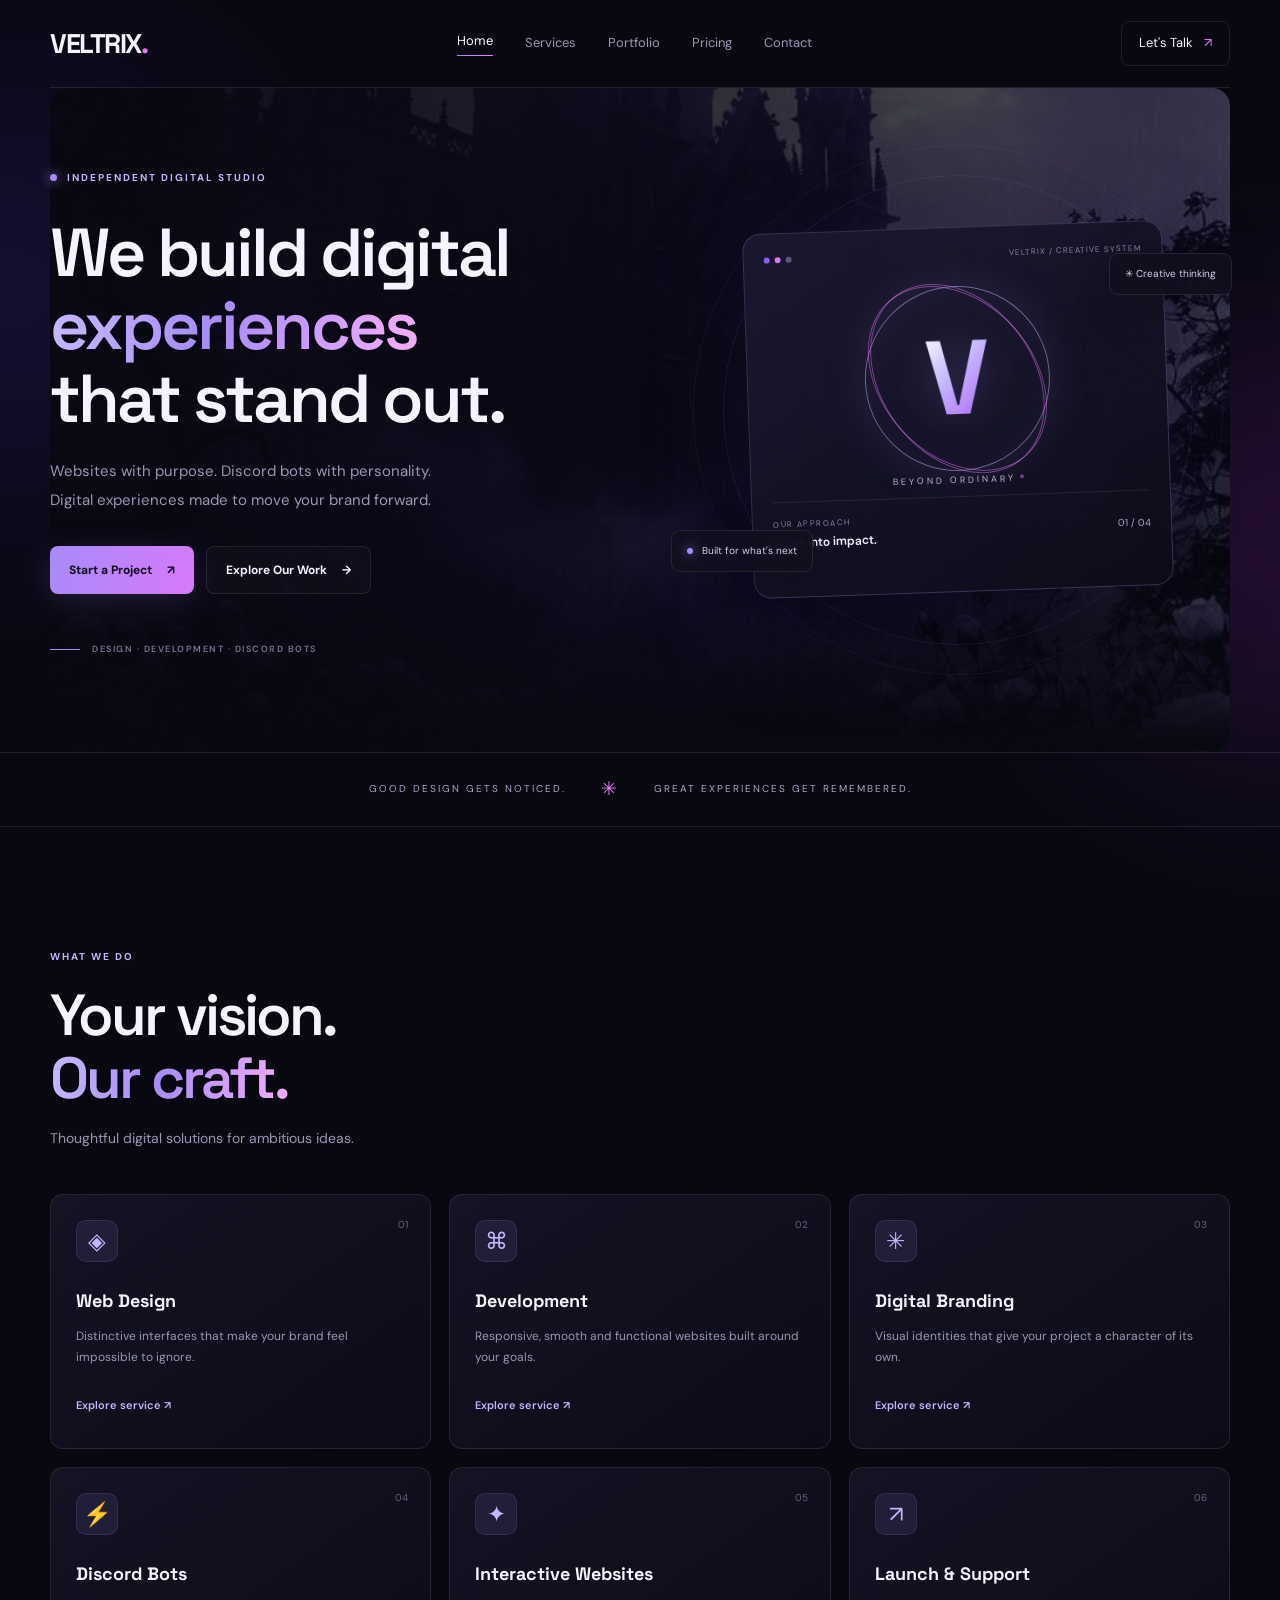
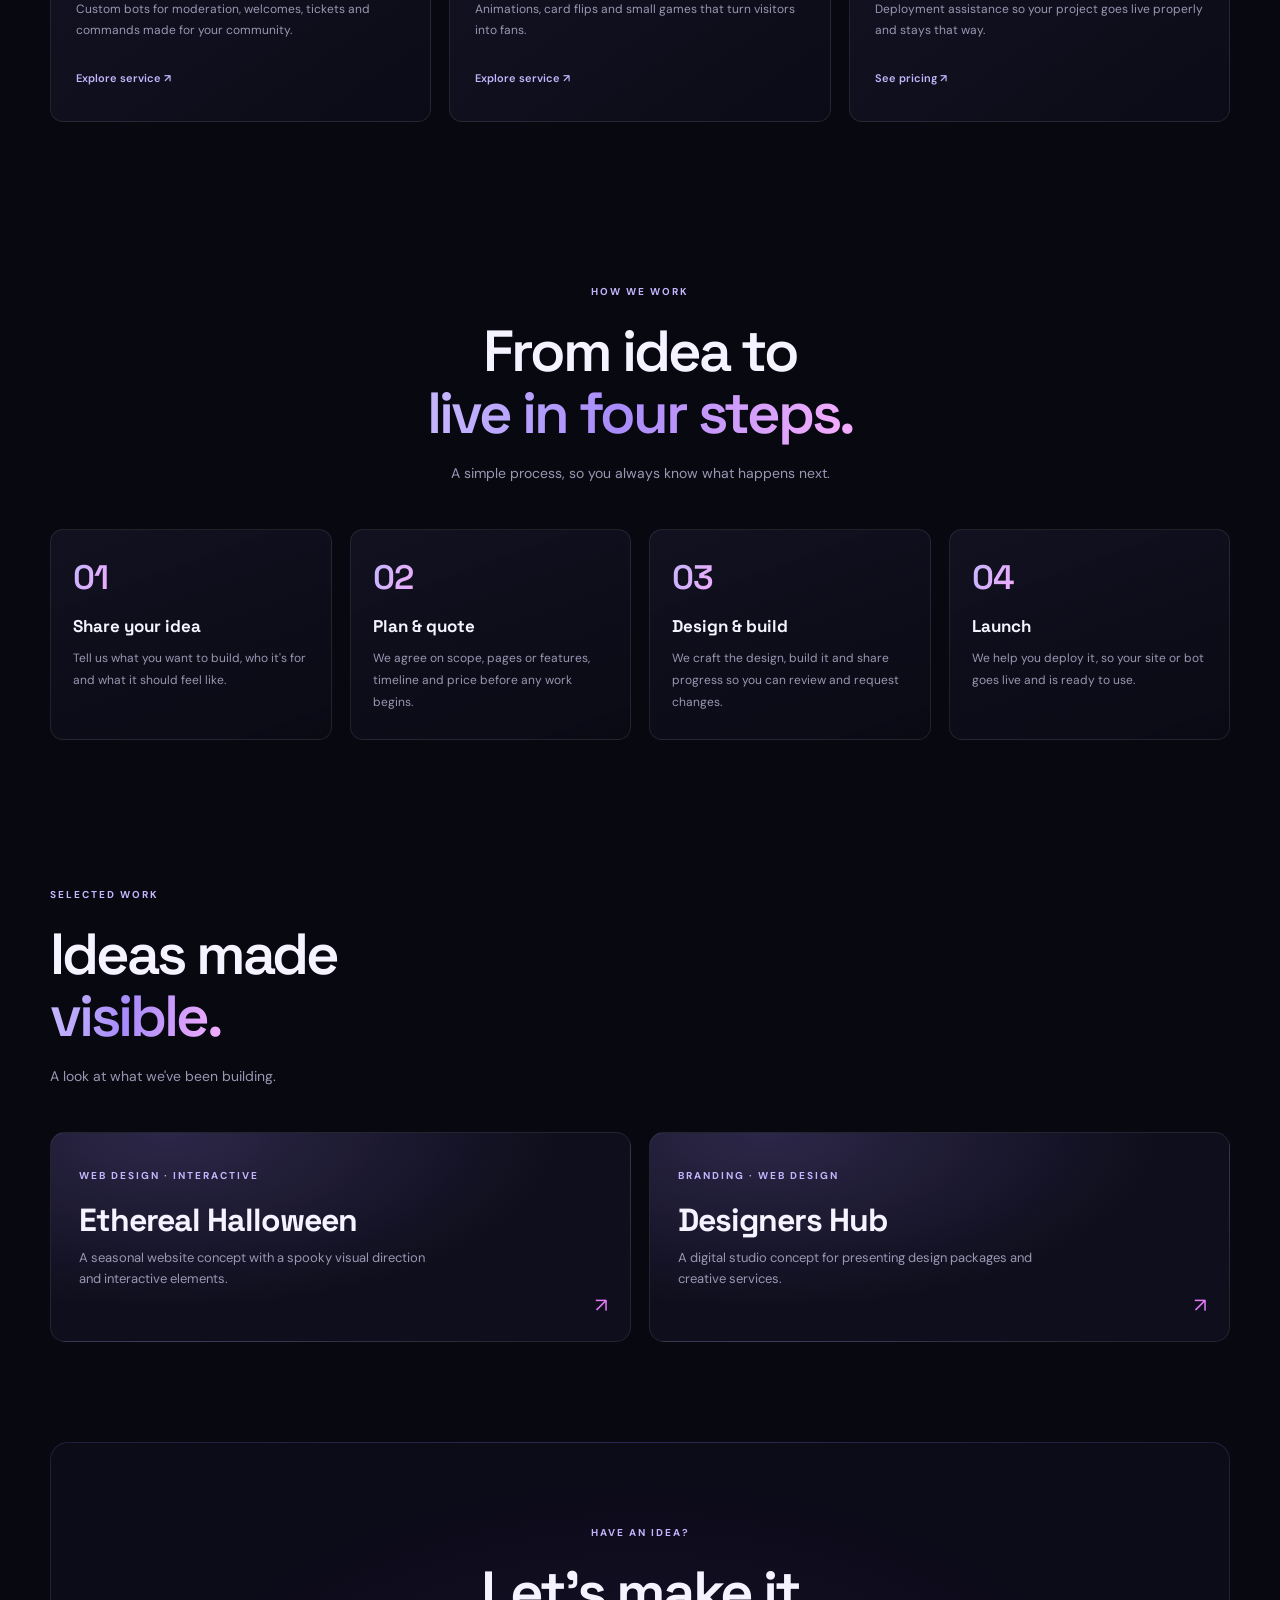
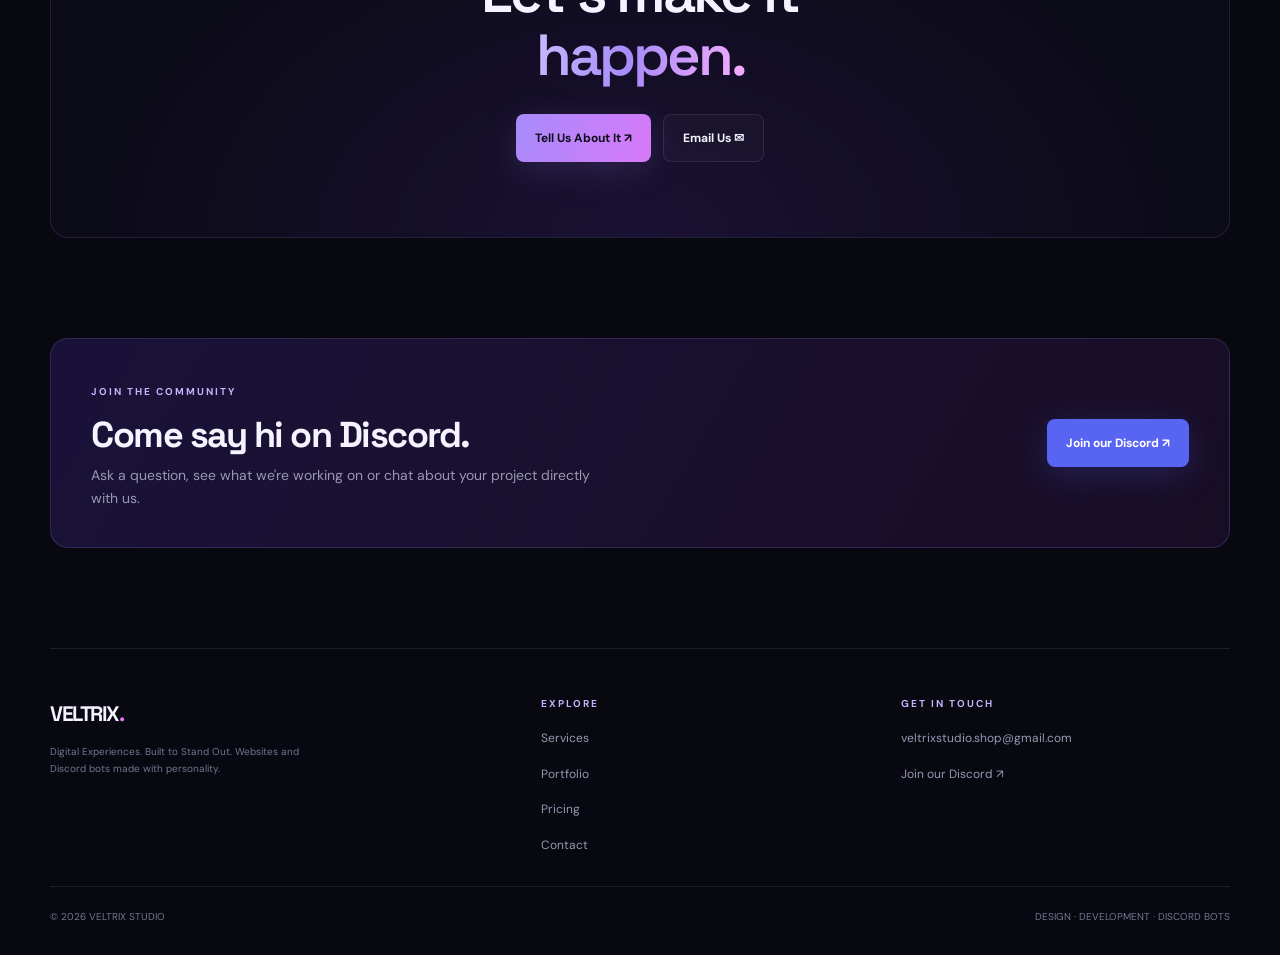
<file: index.html>
<!DOCTYPE html>
<html lang="en">
<head>
  <meta charset="UTF-8">
  <meta name="viewport" content="width=device-width, initial-scale=1.0">
  <meta name="theme-color" content="#080811">
  <meta name="description" content="VELTRIX Studio builds modern websites, Discord bots, digital experiences and branding that stand out.">
  <title>VELTRIX | Websites, Discord Bots &amp; Digital Experiences</title>
  <link rel="icon" href="data:image/svg+xml,%3Csvg xmlns='http://www.w3.org/2000/svg' viewBox='0 0 64 64'%3E%3Crect width='64' height='64' rx='14' fill='%23080811'/%3E%3Ctext x='32' y='46' font-family='Arial' font-weight='700' font-size='42' text-anchor='middle' fill='%23a78bfa'%3EV%3C/text%3E%3C/svg%3E">
  <meta property="og:title" content="VELTRIX Studio">
  <meta property="og:description" content="Websites with purpose, Discord bots with personality. Digital experiences built to stand out.">
  <meta property="og:type" content="website">
  <link rel="stylesheet" href="style.css">
  <link rel="stylesheet" href="responsive.css">
</head>
<body>

  <div class="ambient ambient-one"></div>
  <div class="ambient ambient-two"></div>

  <a class="skip-link" href="#main">Skip to content</a>
  <header class="navbar">
    <a class="logo" href="index.html">VELTRIX<span>.</span></a>

    <nav class="nav-links" id="site-nav" aria-label="Main">
      <a href="index.html">Home</a>
      <a href="services.html">Services</a>
      <a href="portfolio.html">Portfolio</a>
      <a href="pricing.html">Pricing</a>
      <a href="contact.html">Contact</a>
    </nav>

    <a class="nav-cta" href="contact.html">Let's Talk <span>↗</span></a>
    <button class="menu-toggle" type="button" aria-label="Toggle menu" aria-expanded="false" aria-controls="site-nav"><span></span></button>
  </header>

  <main id="main">
    <section class="hero" id="home">
      <div class="hero-content">
        <div class="eyebrow">
          <span class="status-dot"></span>
          INDEPENDENT DIGITAL STUDIO
        </div>

        <h1>We build digital<br>
          <span class="gradient-text">experiences</span><br>
          that stand out.
        </h1>

        <p class="hero-description">
          Websites with purpose. Discord bots with personality.
          Digital experiences made to move your brand forward.
        </p>

        <div class="hero-actions">
          <a class="button button-primary" href="contact.html">
            Start a Project <span>↗</span>
          </a>
          <a class="button button-secondary" href="portfolio.html">
            Explore Our Work <span>→</span>
          </a>
        </div>

        <div class="hero-note">
          <span class="note-line"></span>
          DESIGN · DEVELOPMENT · DISCORD BOTS
        </div>
      </div>

      <div class="visual-wrap">
        <div class="orbit orbit-one"></div>
        <div class="orbit orbit-two"></div>

        <div class="visual-card">
          <div class="card-top">
            <div class="window-dots"><i></i><i></i><i></i></div>
            <span>VELTRIX / CREATIVE SYSTEM</span>
          </div>

          <div class="visual-art">
            <div class="art-ring"></div>
            <div class="art-core">V</div>
            <div class="art-caption">BEYOND ORDINARY<span>®</span></div>
          </div>

          <div class="card-bottom">
            <div>
              <span class="mini-label">OUR APPROACH</span>
              <strong>Ideas into impact.</strong>
            </div>
            <span class="card-index">01 / 04</span>
          </div>
        </div>

        <div class="floating-tag tag-top">✳ Creative thinking</div>
        <div class="floating-tag tag-bottom"><span class="status-dot"></span> Built for what's next</div>
      </div>
    </section>

    <section class="intro-strip">
      <span>GOOD DESIGN GETS NOTICED.</span>
      <span class="strip-symbol">✳</span>
      <span>GREAT EXPERIENCES GET REMEMBERED.</span>
    </section>

    <section class="services-preview" id="services">
      <div class="section-heading">
        <span class="eyebrow">WHAT WE DO</span>
        <h2>Your vision.<br><span class="gradient-text">Our craft.</span></h2>
        <p>Thoughtful digital solutions for ambitious ideas.</p>
      </div>

            <div class="service-grid">
        <article class="service-card">
          <span class="service-number">01</span>
          <div class="service-icon">◈</div>
          <h3>Web Design</h3>
          <p>Distinctive interfaces that make your brand feel impossible to ignore.</p>
          <a href="services.html">Explore service ↗</a>
        </article>

        <article class="service-card">
          <span class="service-number">02</span>
          <div class="service-icon">⌘</div>
          <h3>Development</h3>
          <p>Responsive, smooth and functional websites built around your goals.</p>
          <a href="services.html">Explore service ↗</a>
        </article>

        <article class="service-card">
          <span class="service-number">03</span>
          <div class="service-icon">✳</div>
          <h3>Digital Branding</h3>
          <p>Visual identities that give your project a character of its own.</p>
          <a href="services.html">Explore service ↗</a>
        </article>

        <article class="service-card">
          <span class="service-number">04</span>
          <div class="service-icon">⚡</div>
          <h3>Discord Bots</h3>
          <p>Custom bots for moderation, welcomes, tickets and commands made for your community.</p>
          <a href="services.html">Explore service ↗</a>
        </article>

        <article class="service-card">
          <span class="service-number">05</span>
          <div class="service-icon">✦</div>
          <h3>Interactive Websites</h3>
          <p>Animations, card flips and small games that turn visitors into fans.</p>
          <a href="services.html">Explore service ↗</a>
        </article>

        <article class="service-card">
          <span class="service-number">06</span>
          <div class="service-icon">↗</div>
          <h3>Launch &amp; Support</h3>
          <p>Deployment assistance so your project goes live properly and stays that way.</p>
          <a href="pricing.html">See pricing ↗</a>
        </article>
      </div>
    </section>


    <section class="section" id="process">
      <div class="section-heading center">
        <span class="eyebrow">HOW WE WORK</span>
        <h2>From idea to<br><span class="gradient-text">live in four steps.</span></h2>
        <p>A simple process, so you always know what happens next.</p>
      </div>

      <div class="process-grid">
        <article class="step-card">
          <h3>Share your idea</h3>
          <p>Tell us what you want to build, who it's for and what it should feel like.</p>
        </article>
        <article class="step-card">
          <h3>Plan &amp; quote</h3>
          <p>We agree on scope, pages or features, timeline and price before any work begins.</p>
        </article>
        <article class="step-card">
          <h3>Design &amp; build</h3>
          <p>We craft the design, build it and share progress so you can review and request changes.</p>
        </article>
        <article class="step-card">
          <h3>Launch</h3>
          <p>We help you deploy it, so your site or bot goes live and is ready to use.</p>
        </article>
      </div>
    </section>

    <section class="section" id="work">
      <div class="section-heading">
        <span class="eyebrow">SELECTED WORK</span>
        <h2>Ideas made<br><span class="gradient-text">visible.</span></h2>
        <p>A look at what we've been building.</p>
      </div>

      <div class="work-grid">
        <a class="work-card" href="https://etherealhalloween.vercel.app" target="_blank" rel="noopener noreferrer">
          <small>WEB DESIGN · INTERACTIVE</small>
          <h3>Ethereal Halloween</h3>
          <p>A seasonal website concept with a spooky visual direction and interactive elements.</p>
          <span class="arrow">↗</span>
        </a>
        <a class="work-card" href="https://designers-hub-eight.vercel.app/#home" target="_blank" rel="noopener noreferrer">
          <small>BRANDING · WEB DESIGN</small>
          <h3>Designers Hub</h3>
          <p>A digital studio concept for presenting design packages and creative services.</p>
          <span class="arrow">↗</span>
        </a>
      </div>
    </section>

    <section class="closing-cta">
      <span class="eyebrow">HAVE AN IDEA?</span>
      <h2>Let's make it<br><span class="gradient-text">happen.</span></h2>
      <div class="cta-row">
        <a class="button button-primary" href="contact.html">Tell Us About It ↗</a>
        <a class="button button-secondary" href="mailto:veltrixstudio.shop@gmail.com">Email Us ✉</a>
      </div>
    </section>

    <section class="discord-band">
      <div>
        <span class="eyebrow">JOIN THE COMMUNITY</span>
        <h2>Come say hi on Discord.</h2>
        <p>Ask a question, see what we're working on or chat about your project directly with us.</p>
      </div>
      <a class="button button-discord" href="https://discord.gg/dnRvZYZ9rr" target="_blank" rel="noopener noreferrer">Join our Discord ↗</a>
    </section>
  </main>

  <footer class="footer">
    <div class="f-brand">
      <a class="logo" href="index.html">VELTRIX<span>.</span></a>
      <p>Digital Experiences. Built to Stand Out. Websites and Discord bots made with personality.</p>
    </div>
    <div>
      <h4>EXPLORE</h4>
      <ul>
        <li><a href="services.html">Services</a></li>
        <li><a href="portfolio.html">Portfolio</a></li>
        <li><a href="pricing.html">Pricing</a></li>
        <li><a href="contact.html">Contact</a></li>
      </ul>
    </div>
    <div>
      <h4>GET IN TOUCH</h4>
      <ul>
        <li><a href="mailto:veltrixstudio.shop@gmail.com">veltrixstudio.shop@gmail.com</a></li>
        <li><a href="https://discord.gg/dnRvZYZ9rr" target="_blank" rel="noopener noreferrer">Join our Discord ↗</a></li>
      </ul>
    </div>
    <div class="f-bottom">
      <span>© <span data-year>2026</span> VELTRIX STUDIO</span>
      <span>DESIGN · DEVELOPMENT · DISCORD BOTS</span>
    </div>
  </footer>

  <script src="script.js"></script>
  <script src="./promo.js"></script>
</body>
</html>
</file>
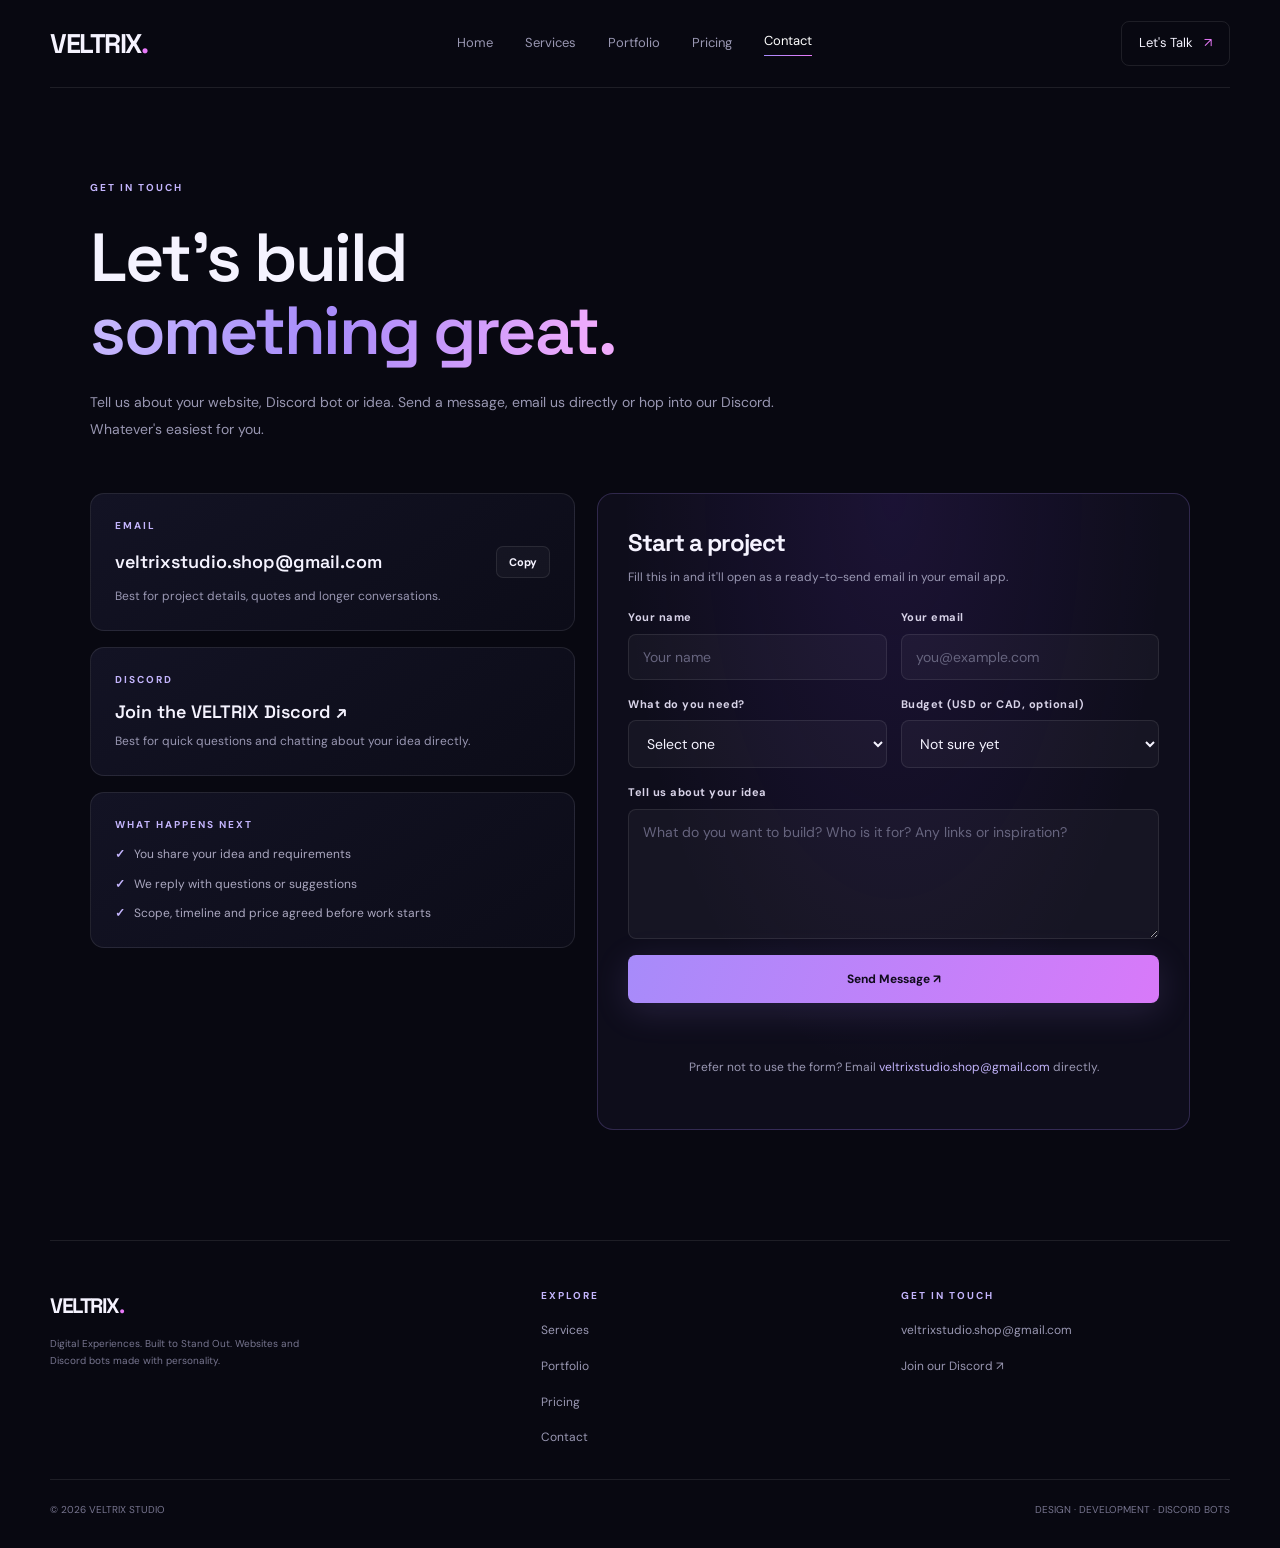
<file: contact.html>
<!DOCTYPE html>
<html lang="en">
<head>
  <meta charset="UTF-8">
  <meta name="viewport" content="width=device-width, initial-scale=1.0">
  <meta name="theme-color" content="#080811">
  <title>Contact | VELTRIX</title>
  <link rel="icon" href="data:image/svg+xml,%3Csvg xmlns='http://www.w3.org/2000/svg' viewBox='0 0 64 64'%3E%3Crect width='64' height='64' rx='14' fill='%23080811'/%3E%3Ctext x='32' y='46' font-family='Arial' font-weight='700' font-size='42' text-anchor='middle' fill='%23a78bfa'%3EV%3C/text%3E%3C/svg%3E">
  <meta name="description" content="Contact VELTRIX Studio for websites, Discord bots and digital branding. Email or join our Discord.">
  <link rel="stylesheet" href="style.css">
  <link rel="stylesheet" href="responsive.css">
</head>

<body>
  <a class="skip-link" href="#main">Skip to content</a>
  <header class="navbar">
    <a class="logo" href="index.html">VELTRIX<span>.</span></a>

    <nav class="nav-links" id="site-nav" aria-label="Main">
      <a href="index.html">Home</a>
      <a href="services.html">Services</a>
      <a href="portfolio.html">Portfolio</a>
      <a href="pricing.html">Pricing</a>
      <a href="contact.html">Contact</a>
    </nav>

    <a class="nav-cta" href="contact.html">Let's Talk <span>↗</span></a>
    <button class="menu-toggle" type="button" aria-label="Toggle menu" aria-expanded="false" aria-controls="site-nav"><span></span></button>
  </header>

  <main id="main" class="contact-page">
    <section class="contact-hero">
      <span class="eyebrow">GET IN TOUCH</span>
      <h1>Let's build<br><span class="gradient-text">something great.</span></h1>
      <p>Tell us about your website, Discord bot or idea. Send a message, email us directly or hop into our Discord. Whatever's easiest for you.</p>
    </section>

    <div class="contact-layout">
      <aside class="contact-side">
        <a class="contact-card" href="mailto:veltrixstudio.shop@gmail.com">
          <span class="label">EMAIL</span>
          <div class="row">
            <strong>veltrixstudio.shop@gmail.com</strong>
            <button class="copy-btn" type="button" data-copy-email>Copy</button>
          </div>
          <p>Best for project details, quotes and longer conversations.</p>
        </a>

        <a class="contact-card" href="https://discord.gg/dnRvZYZ9rr" target="_blank" rel="noopener noreferrer">
          <span class="label">DISCORD</span>
          <strong>Join the VELTRIX Discord ↗</strong>
          <p>Best for quick questions and chatting about your idea directly.</p>
        </a>

        <div class="contact-card">
          <span class="label">WHAT HAPPENS NEXT</span>
          <ul class="contact-points">
            <li>You share your idea and requirements</li>
            <li>We reply with questions or suggestions</li>
            <li>Scope, timeline and price agreed before work starts</li>
          </ul>
        </div>
      </aside>

      <form class="contact-form" id="contact-form" novalidate>
        <h2>Start a project</h2>
        <p>Fill this in and it'll open as a ready-to-send email in your email app.</p>

        <div class="field-row">
          <div class="field">
            <label for="name">Your name</label>
            <input id="name" name="name" type="text" placeholder="Your name" autocomplete="name" required>
          </div>
          <div class="field">
            <label for="email">Your email</label>
            <input id="email" name="email" type="email" placeholder="you@example.com" autocomplete="email" required>
          </div>
        </div>

        <div class="field-row">
          <div class="field">
            <label for="type">What do you need?</label>
            <select id="type" name="type">
              <option value="">Select one</option>
              <option>Website</option>
              <option>Discord bot</option>
              <option>Website + Discord bot</option>
              <option>Branding / design</option>
              <option>Something else</option>
            </select>
          </div>
          <div class="field">
            <label for="budget">Budget (USD or CAD, optional)</label>
            <select id="budget" name="budget">
              <option value="">Not sure yet</option>
              <option>Under $500</option>
              <option>$500 – $1,000</option>
              <option>$1,000 – $1,500</option>
              <option>$1,500+</option>
            </select>
          </div>
        </div>

        <div class="field">
          <label for="message">Tell us about your idea</label>
          <textarea id="message" name="message" placeholder="What do you want to build? Who is it for? Any links or inspiration?" required></textarea>
        </div>

        <button class="button button-primary" type="submit">Send Message ↗</button>
        <p class="form-status" role="status" aria-live="polite"></p>
        <p class="form-hint">Prefer not to use the form? Email <a href="mailto:veltrixstudio.shop@gmail.com" style="color:#c4b5fd">veltrixstudio.shop@gmail.com</a> directly.</p>
      </form>
    </div>
  </main>

  <footer class="footer">
    <div class="f-brand">
      <a class="logo" href="index.html">VELTRIX<span>.</span></a>
      <p>Digital Experiences. Built to Stand Out. Websites and Discord bots made with personality.</p>
    </div>
    <div>
      <h4>EXPLORE</h4>
      <ul>
        <li><a href="services.html">Services</a></li>
        <li><a href="portfolio.html">Portfolio</a></li>
        <li><a href="pricing.html">Pricing</a></li>
        <li><a href="contact.html">Contact</a></li>
      </ul>
    </div>
    <div>
      <h4>GET IN TOUCH</h4>
      <ul>
        <li><a href="mailto:veltrixstudio.shop@gmail.com">veltrixstudio.shop@gmail.com</a></li>
        <li><a href="https://discord.gg/dnRvZYZ9rr" target="_blank" rel="noopener noreferrer">Join our Discord ↗</a></li>
      </ul>
    </div>
    <div class="f-bottom">
      <span>© <span data-year>2026</span> VELTRIX STUDIO</span>
      <span>DESIGN · DEVELOPMENT · DISCORD BOTS</span>
    </div>
  </footer>

  <script src="./script.js"></script>
  <script src="./promo.js"></script>
</body>
</html>
</file>
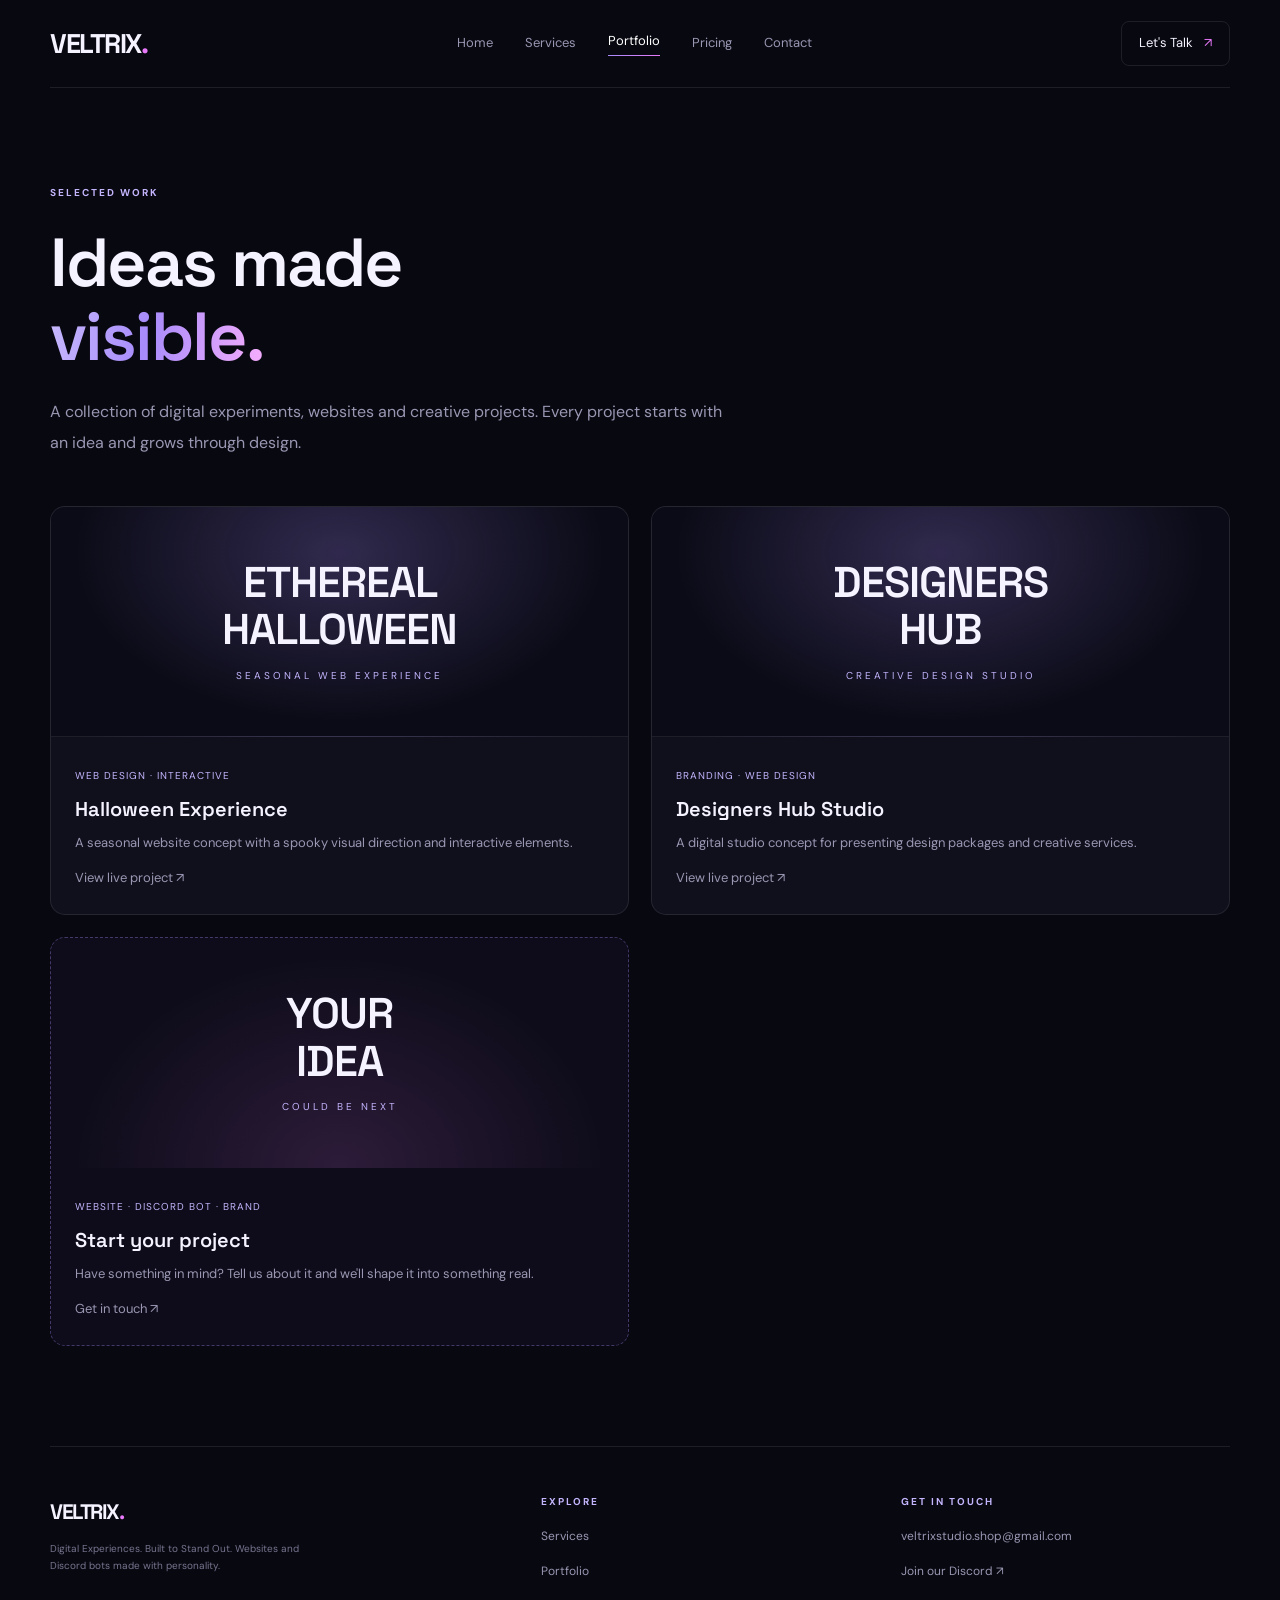
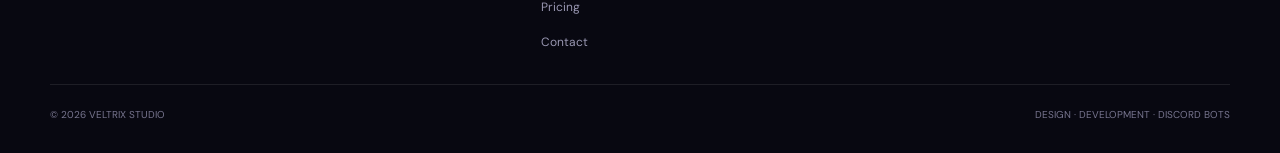
<file: portfolio.html>
<!DOCTYPE html>
<html lang="en">
<head>
  <meta charset="UTF-8">
  <meta name="viewport" content="width=device-width, initial-scale=1.0">
  <meta name="theme-color" content="#080811">
  <meta name="description" content="Explore websites and digital design projects by VELTRIX Studio.">
  <title>Portfolio | VELTRIX</title>
  <link rel="icon" href="data:image/svg+xml,%3Csvg xmlns='http://www.w3.org/2000/svg' viewBox='0 0 64 64'%3E%3Crect width='64' height='64' rx='14' fill='%23080811'/%3E%3Ctext x='32' y='46' font-family='Arial' font-weight='700' font-size='42' text-anchor='middle' fill='%23a78bfa'%3EV%3C/text%3E%3C/svg%3E">
  <link rel="stylesheet" href="style.css">
  <link rel="stylesheet" href="responsive.css">
  <style>
    .portfolio-page {
      width: min(1180px, calc(100% - 36px));
      margin: auto;
      padding: 90px 0;
    }

    .portfolio-intro {
      max-width: 680px;
      margin-bottom: 48px;
    }

    .portfolio-intro h1 {
      font: 600 clamp(42px, 8vw, 68px)/1.1 'Space Grotesk', sans-serif;
      letter-spacing: -2px;
      margin: 22px 0;
    }

    .portfolio-intro p {
      color: #9997b2;
      line-height: 1.9;
    }

    .project-grid {
      display: grid;
      grid-template-columns: repeat(2, minmax(0, 1fr));
      gap: 22px;
    }

    .project-card {
      overflow: hidden;
      border: 1px solid rgba(255,255,255,.09);
      background: #10101d;
      border-radius: 15px;
      transition: transform .3s, border-color .3s;
    }

    .project-card:hover {
      transform: translateY(-5px);
      border-color: rgba(167,139,250,.5);
    }

    .project-art {
      min-height: 230px;
      padding: 24px;
      display: flex;
      align-items: center;
      justify-content: center;
      text-align: center;
      background:
        radial-gradient(ellipse at 50% 20%, rgba(167,139,250,.24), transparent 65%),
        #0b0b17;
      border-bottom: 1px solid rgba(255,255,255,.08);
    }

    .project-art h2 {
      font: 600 clamp(27px, 5vw, 43px)/1.1 'Space Grotesk', sans-serif;
      letter-spacing: -1px;
    }

    .project-art span {
      display: block;
      color: #c4b5fd;
      font-size: 10px;
      letter-spacing: 3px;
      margin-top: 14px;
    }

    .project-info {
      padding: 24px;
    }

    .project-info h3 {
      font: 600 20px 'Space Grotesk', sans-serif;
      margin-bottom: 9px;
    }

    .project-info p {
      color: #9997b2;
      font-size: 13px;
      line-height: 1.8;
    }

    .project-tag {
      display: inline-block;
      color: #c4b5fd;
      font-size: 10px;
      letter-spacing: 1px;
      margin-bottom: 12px;
    }

    .portfolio-note {
      margin-top: 30px;
      padding: 18px;
      border: 1px solid rgba(167,139,250,.18);
      border-radius: 10px;
      color: #9997b2;
      font-size: 12px;
      line-height: 1.8;
    }

    @media (max-width: 600px) {
      .portfolio-page { padding: 60px 0; }
      .project-grid { grid-template-columns: 1fr; }
      .project-art { min-height: 200px; }
    }
  </style>
</head>
<body>
  <a class="skip-link" href="#main">Skip to content</a>
  <header class="navbar">
    <a class="logo" href="index.html">VELTRIX<span>.</span></a>

    <nav class="nav-links" id="site-nav" aria-label="Main">
      <a href="index.html">Home</a>
      <a href="services.html">Services</a>
      <a href="portfolio.html">Portfolio</a>
      <a href="pricing.html">Pricing</a>
      <a href="contact.html">Contact</a>
    </nav>

    <a class="nav-cta" href="contact.html">Let's Talk <span>↗</span></a>
    <button class="menu-toggle" type="button" aria-label="Toggle menu" aria-expanded="false" aria-controls="site-nav"><span></span></button>
  </header>

  <main id="main" class="portfolio-page">
    <div class="portfolio-intro">
      <span class="eyebrow">SELECTED WORK</span>
      <h1>Ideas made<br><span class="gradient-text">visible.</span></h1>
      <p>A collection of digital experiments, websites and creative projects. Every project starts with an idea and grows through design.</p>
    </div>

    <div class="project-grid">
      <article class="project-card">
        <div class="project-art">
          <div>
            <h2>ETHEREAL<br>HALLOWEEN</h2>
            <span>SEASONAL WEB EXPERIENCE</span>
          </div>
        </div>
        <div class="project-info">
          <span class="project-tag">WEB DESIGN · INTERACTIVE</span>
          <h3>Halloween Experience</h3>
          <p>A seasonal website concept with a spooky visual direction and interactive elements.</p>
          <p style="margin-top:12px"><a href="https://etherealhalloween.vercel.app" target="_blank" rel="noopener noreferrer">View live project ↗</a></p>
        </div>
      </article>

      <article class="project-card">
        <div class="project-art">
          <div>
            <h2>DESIGNERS<br>HUB</h2>
            <span>CREATIVE DESIGN STUDIO</span>
          </div>
        </div>
        <div class="project-info">
          <span class="project-tag">BRANDING · WEB DESIGN</span>
          <h3>Designers Hub Studio</h3>
          <p>A digital studio concept for presenting design packages and creative services.</p>
          <p style="margin-top:12px"><a href="https://designers-hub-eight.vercel.app/#home" target="_blank" rel="noopener noreferrer">View live project ↗</a></p>
        </div>
      </article>

      <a class="project-card next-card" href="contact.html">
        <div class="project-art">
          <div>
            <h2>YOUR<br>IDEA</h2>
            <span>COULD BE NEXT</span>
          </div>
        </div>
        <div class="project-info">
          <span class="project-tag">WEBSITE · DISCORD BOT · BRAND</span>
          <h3>Start your project</h3>
          <p>Have something in mind? Tell us about it and we'll shape it into something real.</p>
          <p style="margin-top:12px">Get in touch ↗</p>
        </div>
      </a>
    </div>
  </main>

  <footer class="footer">
    <div class="f-brand">
      <a class="logo" href="index.html">VELTRIX<span>.</span></a>
      <p>Digital Experiences. Built to Stand Out. Websites and Discord bots made with personality.</p>
    </div>
    <div>
      <h4>EXPLORE</h4>
      <ul>
        <li><a href="services.html">Services</a></li>
        <li><a href="portfolio.html">Portfolio</a></li>
        <li><a href="pricing.html">Pricing</a></li>
        <li><a href="contact.html">Contact</a></li>
      </ul>
    </div>
    <div>
      <h4>GET IN TOUCH</h4>
      <ul>
        <li><a href="mailto:veltrixstudio.shop@gmail.com">veltrixstudio.shop@gmail.com</a></li>
        <li><a href="https://discord.gg/dnRvZYZ9rr" target="_blank" rel="noopener noreferrer">Join our Discord ↗</a></li>
      </ul>
    </div>
    <div class="f-bottom">
      <span>© <span data-year>2026</span> VELTRIX STUDIO</span>
      <span>DESIGN · DEVELOPMENT · DISCORD BOTS</span>
    </div>
  </footer>

  <script src="./script.js"></script>
  <script src="./promo.js"></script>
</body>
</html>
</file>
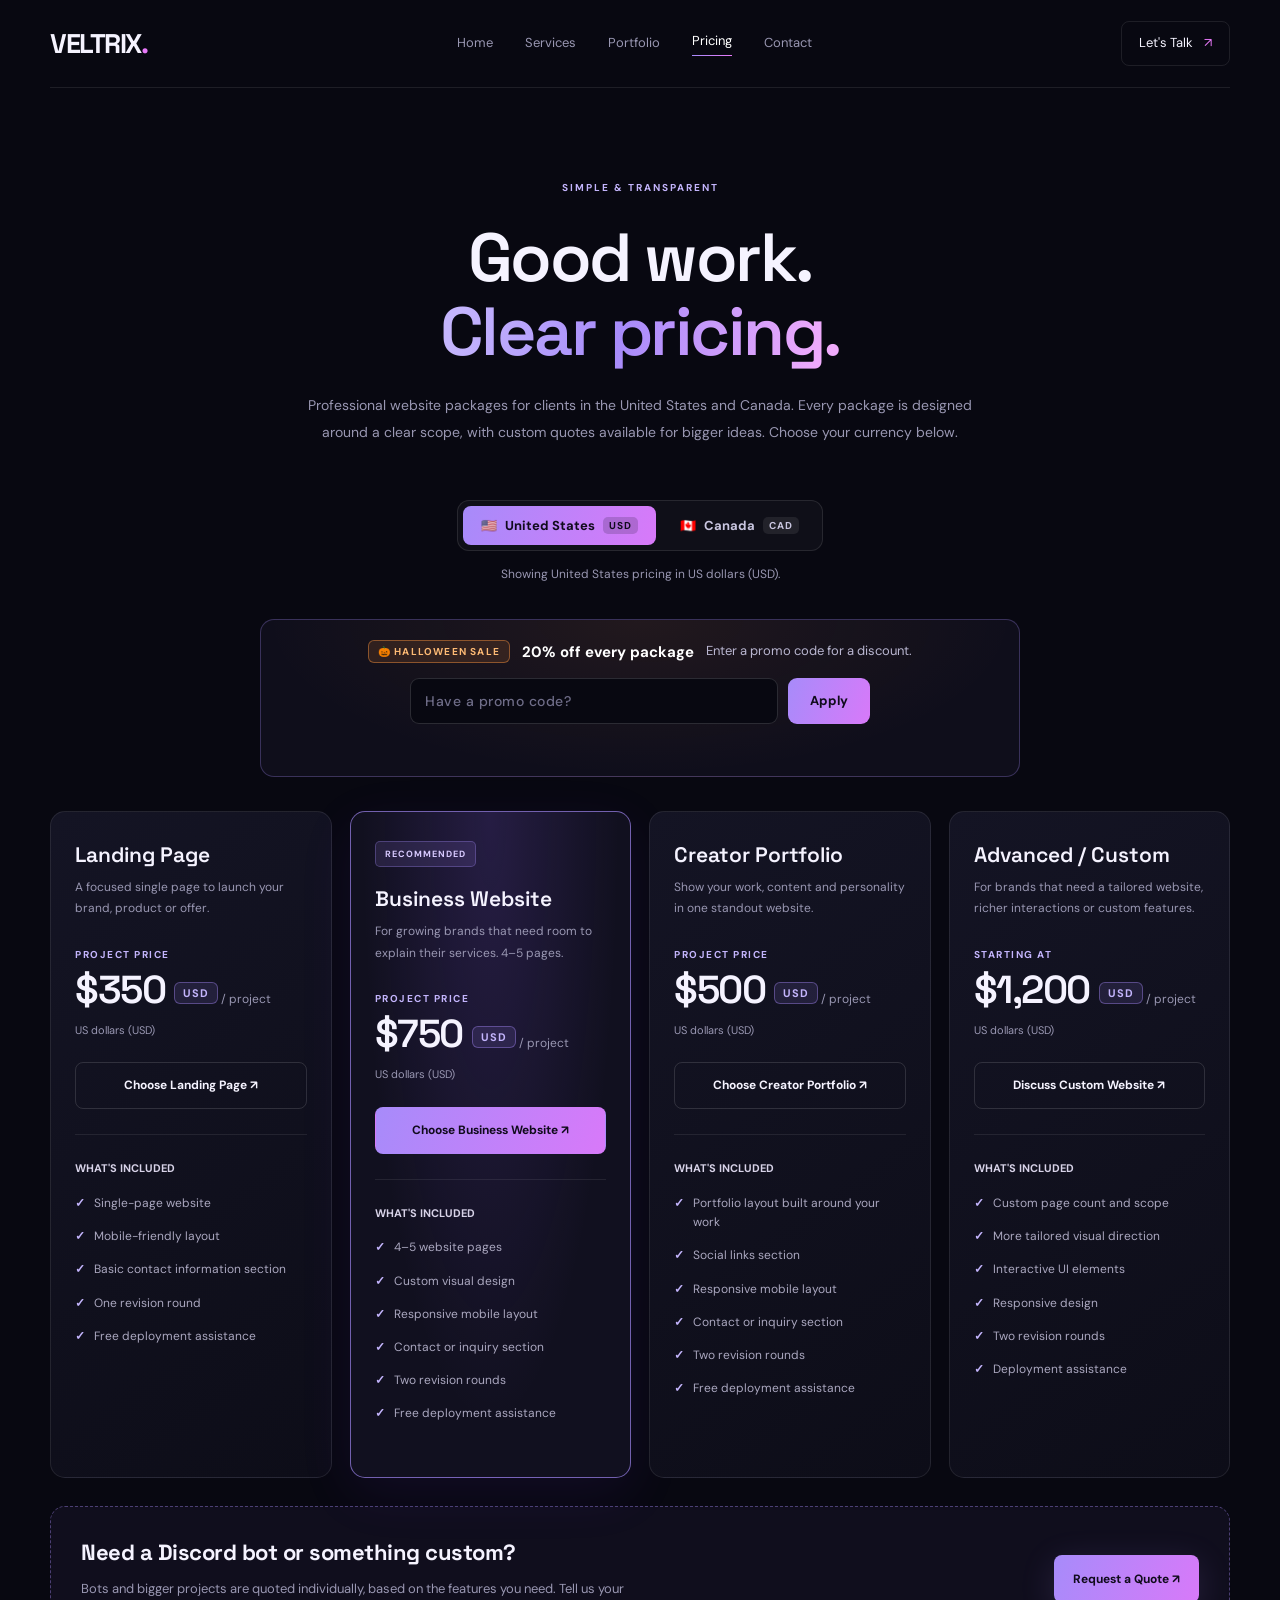
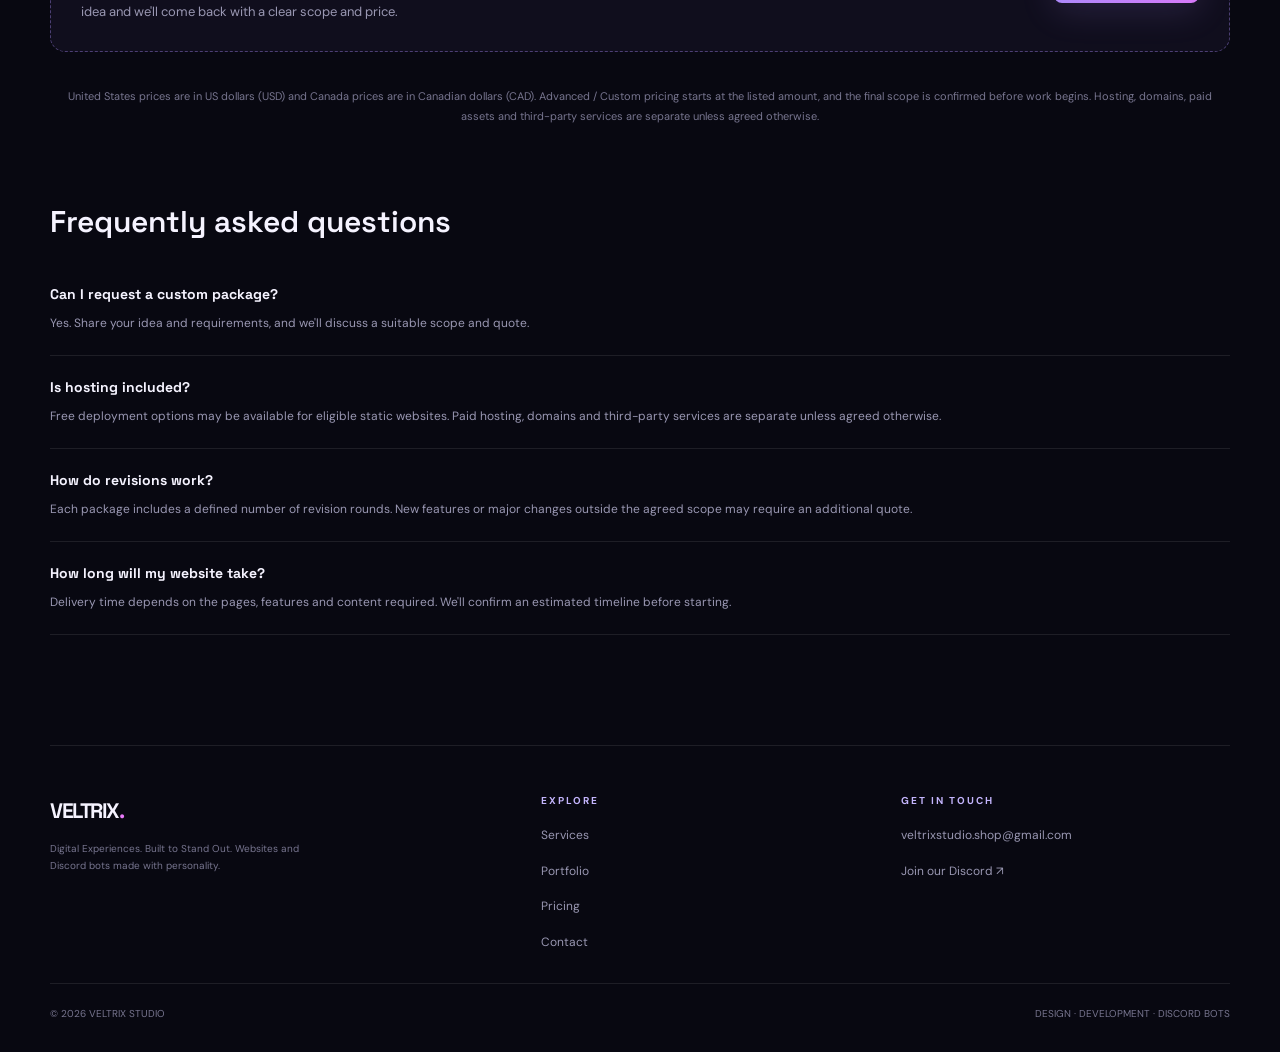
<file: pricing.html>
<!DOCTYPE html>
<html lang="en">
<head>
  <meta charset="UTF-8">
  <meta name="viewport" content="width=device-width, initial-scale=1.0">
  <meta name="theme-color" content="#080811">
  <meta name="description" content="VELTRIX website design pricing for clients in the USA (USD) and Canada (CAD).">
  <title>Pricing | VELTRIX</title>
  <link rel="icon" href="data:image/svg+xml,%3Csvg xmlns='http://www.w3.org/2000/svg' viewBox='0 0 64 64'%3E%3Crect width='64' height='64' rx='14' fill='%23080811'/%3E%3Ctext x='32' y='46' font-family='Arial' font-weight='700' font-size='42' text-anchor='middle' fill='%23a78bfa'%3EV%3C/text%3E%3C/svg%3E">
  <link rel="stylesheet" href="style.css">
  <link rel="stylesheet" href="responsive.css">

  <style>
    .pricing-page {
      width: min(1180px, calc(100% - 36px));
      margin: auto;
      padding: 85px 0 100px;
    }

    .pricing-heading {
      text-align: center;
      max-width: 700px;
      margin: 0 auto 55px;
    }

    .pricing-heading h1 {
      font: 600 clamp(42px, 8vw, 68px)/1.1 'Space Grotesk', sans-serif;
      letter-spacing: -2.5px;
      margin: 22px 0;
    }

    .pricing-heading p {
      color: #9997b2;
      line-height: 1.9;
      font-size: 14px;
    }

    .pricing-grid {
      display: grid;
      grid-template-columns: repeat(4, minmax(0, 1fr));
      gap: 18px;
      align-items: stretch;
    }

    .price-card {
      position: relative;
      display: flex;
      flex-direction: column;
      padding: 29px 24px;
      background: linear-gradient(145deg, #141424, #0d0d18);
      border: 1px solid rgba(255,255,255,.09);
      border-radius: 15px;
      transition: transform .3s, border-color .3s;
    }

    .price-card:hover {
      transform: translateY(-5px);
      border-color: rgba(167,139,250,.45);
    }

    .price-card.featured {
      border-color: rgba(167,139,250,.65);
      background:
        radial-gradient(ellipse at top, rgba(139,92,246,.17), transparent 65%),
        #11101f;
      box-shadow: 0 15px 55px rgba(124,58,237,.09);
    }

    .popular-label {
      align-self: flex-start;
      background: rgba(167,139,250,.13);
      color: #d8caff;
      border: 1px solid rgba(167,139,250,.3);
      border-radius: 5px;
      padding: 5px 9px;
      font-size: 9px;
      font-weight: 700;
      letter-spacing: 1px;
      margin-bottom: 18px;
    }

    .plan-name {
      font: 600 21px 'Space Grotesk', sans-serif;
    }

    .plan-description {
      min-height: 44px;
      margin-top: 9px;
      color: #9997b2;
      font-size: 12px;
      line-height: 1.8;
    }

    .price {
      margin: 27px 0 8px;
      font: 600 39px 'Space Grotesk', sans-serif;
      letter-spacing: -1.5px;
    }

    .price small {
      color: #9997b2;
      font: 400 12px 'DM Sans', sans-serif;
      letter-spacing: 0;
    }

    .price-note {
      color: #9997b2;
      font-size: 11px;
      margin-bottom: 23px;
    }

    .plan-button {
      display: flex;
      justify-content: center;
      align-items: center;
      gap: 10px;
      padding: 13px 12px;
      border: 1px solid rgba(255,255,255,.13);
      border-radius: 8px;
      font-size: 12px;
      font-weight: 700;
      transition: .25s;
    }

    .featured .plan-button {
      color: #100b1c;
      background: linear-gradient(110deg, #a78bfa, #d879f9);
      border-color: transparent;
    }

    .plan-button:hover {
      border-color: #a78bfa;
      transform: translateY(-2px);
    }

    .plan-divider {
      height: 1px;
      background: rgba(255,255,255,.08);
      margin: 25px 0;
    }

    .feature-title {
      color: #d8d3e8;
      font-size: 11px;
      font-weight: 700;
      margin-bottom: 16px;
    }

    .feature-list {
      list-style: none;
      display: grid;
      gap: 14px;
      margin-bottom: 25px;
    }

    .feature-list li {
      color: #aaa7bf;
      font-size: 12px;
      line-height: 1.6;
      display: flex;
      gap: 9px;
    }

    .feature-list li::before {
      content: "✓";
      color: #c4b5fd;
      font-weight: 700;
    }

    .price-footer {
      text-align: center;
      color: #77758f;
      font-size: 11px;
      line-height: 1.8;
      margin-top: 35px;
    }

    .pricing-faq {
      margin-top: 75px;
    }

    .pricing-faq h2 {
      font: 600 30px 'Space Grotesk', sans-serif;
      margin-bottom: 22px;
    }

    .faq-item {
      padding: 20px 0;
      border-bottom: 1px solid rgba(255,255,255,.09);
    }

    .faq-item h3 {
      font-size: 14px;
      margin-bottom: 8px;
    }

    .faq-item p {
      color: #9997b2;
      font-size: 12px;
      line-height: 1.8;
    }

    /* currency switch + price labels */
    .region-switch {
      display: flex;
      justify-content: center;
      gap: 6px;
      width: max-content;
      max-width: 100%;
      margin: 0 auto 14px;
      padding: 5px;
      border: 1px solid rgba(255,255,255,.1);
      border-radius: 12px;
      background: rgba(255,255,255,.03);
    }

    .region-switch:not(.ready) { display: none; }

    .region-switch button {
      display: inline-flex;
      align-items: center;
      gap: 8px;
      padding: 11px 18px;
      border: 0;
      border-radius: 8px;
      background: transparent;
      color: #c9c6e0;
      font: 700 13px 'DM Sans', sans-serif;
      cursor: pointer;
      transition: background .25s, color .25s;
    }

    .region-switch button b {
      font-size: 10px;
      letter-spacing: 1px;
      padding: 2px 6px;
      border-radius: 5px;
      background: rgba(255,255,255,.08);
    }

    .region-switch button:hover { color: #fff; }

    .region-switch button.on {
      background: linear-gradient(110deg, #a78bfa, #d879f9);
      color: #100b1c;
    }

    .region-switch button.on b { background: rgba(16,11,28,.18); }

    .region-note {
      text-align: center;
      color: #9997b2;
      font-size: 12px;
      margin-bottom: 34px;
    }

    .price-block + .price-block { margin-top: 4px; }

    /* once JavaScript has chosen a currency, show only that one */
    .pricing-grid[data-region="us"] .price-block[data-for="ca"],
    .pricing-grid[data-region="ca"] .price-block[data-for="us"] { display: none; }

    .price .from {
      display: block;
      margin-bottom: 4px;
      color: #c4b5fd;
      font: 700 10px 'DM Sans', sans-serif;
      letter-spacing: 1.5px;
      text-transform: uppercase;
    }

    .cur {
      display: inline-block;
      vertical-align: middle;
      margin-left: 9px;
      padding: 3px 8px;
      border-radius: 6px;
      border: 1px solid;
      font: 700 11px 'DM Sans', sans-serif;
      letter-spacing: 1px;
    }

    .cur-us { color: #c4b5fd; background: rgba(167,139,250,.12); border-color: rgba(167,139,250,.4); }
    .cur-ca { color: #f0abfc; background: rgba(232,121,249,.12); border-color: rgba(232,121,249,.4); }

    @media (max-width: 1060px) {
      .pricing-grid { grid-template-columns: repeat(2, minmax(0, 1fr)); }
    }

    @media (max-width: 520px) {
      .region-switch { width: 100%; }
      .region-switch button { flex: 1; justify-content: center; padding: 11px 8px; font-size: 12px; }
    }

    @media (max-width: 800px) {
      .pricing-grid {
        grid-template-columns: 1fr;
        max-width: 500px;
        margin: auto;
      }

      .plan-description {
        min-height: 0;
      }

      .pricing-page {
        padding-top: 60px;
      }

      .pricing-heading {
        margin-bottom: 35px;
      }
    }
  </style>
</head>

<body>
  <a class="skip-link" href="#main">Skip to content</a>
  <header class="navbar">
    <a class="logo" href="index.html">VELTRIX<span>.</span></a>

    <nav class="nav-links" id="site-nav" aria-label="Main">
      <a href="index.html">Home</a>
      <a href="services.html">Services</a>
      <a href="portfolio.html">Portfolio</a>
      <a href="pricing.html">Pricing</a>
      <a href="contact.html">Contact</a>
    </nav>

    <a class="nav-cta" href="contact.html">Let's Talk <span>↗</span></a>
    <button class="menu-toggle" type="button" aria-label="Toggle menu" aria-expanded="false" aria-controls="site-nav"><span></span></button>
  </header>

  <main id="main" class="pricing-page">
    <section class="pricing-heading">
      <span class="eyebrow">SIMPLE & TRANSPARENT</span>
      <h1>Good work.<br><span class="gradient-text">Clear pricing.</span></h1>
      <p>Professional website packages for clients in the United States and Canada. Every package is designed around a clear scope, with custom quotes available for bigger ideas. Choose your currency below.</p>
    </section>

    <div class="region-switch" role="group" aria-label="Choose your currency">
      <button type="button" class="on" data-region="us" aria-pressed="true"><span aria-hidden="true">🇺🇸</span> United States <b>USD</b></button>
      <button type="button" data-region="ca" aria-pressed="false"><span aria-hidden="true">🇨🇦</span> Canada <b>CAD</b></button>
    </div>
    <p class="region-note" id="region-note" aria-live="polite">Prices are shown in both US dollars (USD) and Canadian dollars (CAD).</p>

    <section class="pricing-grid">

      <article class="price-card">
        <h2 class="plan-name">Landing Page</h2>
        <p class="plan-description">A focused single page to launch your brand, product or offer.</p>

        <div class="price-block" data-for="us">
          <div class="price"><span class="from">Project price</span>$350<span class="cur cur-us">USD</span><small> / project</small></div>
          <p class="price-note">US dollars (USD)</p>
        </div>
        <div class="price-block" data-for="ca">
          <div class="price"><span class="from">Project price</span>$450<span class="cur cur-ca">CAD</span><small> / project</small></div>
          <p class="price-note">Canadian dollars (CAD)</p>
        </div>

        <a class="plan-button" href="contact.html">Choose Landing Page ↗</a>

        <div class="plan-divider"></div>
        <p class="feature-title">WHAT'S INCLUDED</p>

        <ul class="feature-list">
          <li>Single-page website</li>
          <li>Mobile-friendly layout</li>
          <li>Basic contact information section</li>
          <li>One revision round</li>
          <li>Free deployment assistance</li>
        </ul>
      </article>

      <article class="price-card featured">
        <span class="popular-label">RECOMMENDED</span>
        <h2 class="plan-name">Business Website</h2>
        <p class="plan-description">For growing brands that need room to explain their services. 4–5 pages.</p>

        <div class="price-block" data-for="us">
          <div class="price"><span class="from">Project price</span>$750<span class="cur cur-us">USD</span><small> / project</small></div>
          <p class="price-note">US dollars (USD)</p>
        </div>
        <div class="price-block" data-for="ca">
          <div class="price"><span class="from">Project price</span>$1,000<span class="cur cur-ca">CAD</span><small> / project</small></div>
          <p class="price-note">Canadian dollars (CAD)</p>
        </div>

        <a class="plan-button" href="contact.html">Choose Business Website ↗</a>

        <div class="plan-divider"></div>
        <p class="feature-title">WHAT'S INCLUDED</p>

        <ul class="feature-list">
          <li>4–5 website pages</li>
          <li>Custom visual design</li>
          <li>Responsive mobile layout</li>
          <li>Contact or inquiry section</li>
          <li>Two revision rounds</li>
          <li>Free deployment assistance</li>
        </ul>
      </article>

      <article class="price-card">
        <h2 class="plan-name">Creator Portfolio</h2>
        <p class="plan-description">Show your work, content and personality in one standout website.</p>

        <div class="price-block" data-for="us">
          <div class="price"><span class="from">Project price</span>$500<span class="cur cur-us">USD</span><small> / project</small></div>
          <p class="price-note">US dollars (USD)</p>
        </div>
        <div class="price-block" data-for="ca">
          <div class="price"><span class="from">Project price</span>$650<span class="cur cur-ca">CAD</span><small> / project</small></div>
          <p class="price-note">Canadian dollars (CAD)</p>
        </div>

        <a class="plan-button" href="contact.html">Choose Creator Portfolio ↗</a>

        <div class="plan-divider"></div>
        <p class="feature-title">WHAT'S INCLUDED</p>

        <ul class="feature-list">
          <li>Portfolio layout built around your work</li>
          <li>Social links section</li>
          <li>Responsive mobile layout</li>
          <li>Contact or inquiry section</li>
          <li>Two revision rounds</li>
          <li>Free deployment assistance</li>
        </ul>
      </article>

      <article class="price-card">
        <h2 class="plan-name">Advanced / Custom</h2>
        <p class="plan-description">For brands that need a tailored website, richer interactions or custom features.</p>

        <div class="price-block" data-for="us">
          <div class="price"><span class="from">Starting at</span>$1,200<span class="cur cur-us">USD</span><small> / project</small></div>
          <p class="price-note">US dollars (USD)</p>
        </div>
        <div class="price-block" data-for="ca">
          <div class="price"><span class="from">Starting at</span>$1,600<span class="cur cur-ca">CAD</span><small> / project</small></div>
          <p class="price-note">Canadian dollars (CAD)</p>
        </div>

        <a class="plan-button" href="contact.html">Discuss Custom Website ↗</a>

        <div class="plan-divider"></div>
        <p class="feature-title">WHAT'S INCLUDED</p>

        <ul class="feature-list">
          <li>Custom page count and scope</li>
          <li>More tailored visual direction</li>
          <li>Interactive UI elements</li>
          <li>Responsive design</li>
          <li>Two revision rounds</li>
          <li>Deployment assistance</li>
        </ul>
      </article>

    </section>


    <section class="custom-banner">
      <div>
        <h2>Need a Discord bot or something custom?</h2>
        <p>Bots and bigger projects are quoted individually, based on the features you need. Tell us your idea and we'll come back with a clear scope and price.</p>
      </div>
      <a class="button button-primary" href="contact.html">Request a Quote ↗</a>
    </section>

    <p class="price-footer">
      United States prices are in US dollars (USD) and Canada prices are in Canadian dollars (CAD). Advanced / Custom pricing starts at the listed amount, and the final scope is confirmed before work begins. Hosting, domains, paid assets and third-party services are separate unless agreed otherwise.
    </p>

    <section class="pricing-faq">
      <h2>Frequently asked questions</h2>

      <article class="faq-item">
        <h3>Can I request a custom package?</h3>
        <p>Yes. Share your idea and requirements, and we'll discuss a suitable scope and quote.</p>
      </article>

      <article class="faq-item">
        <h3>Is hosting included?</h3>
        <p>Free deployment options may be available for eligible static websites. Paid hosting, domains and third-party services are separate unless agreed otherwise.</p>
      </article>

      <article class="faq-item">
        <h3>How do revisions work?</h3>
        <p>Each package includes a defined number of revision rounds. New features or major changes outside the agreed scope may require an additional quote.</p>
      </article>

      <article class="faq-item">
        <h3>How long will my website take?</h3>
        <p>Delivery time depends on the pages, features and content required. We'll confirm an estimated timeline before starting.</p>
      </article>
    </section>
  </main>

  <footer class="footer">
    <div class="f-brand">
      <a class="logo" href="index.html">VELTRIX<span>.</span></a>
      <p>Digital Experiences. Built to Stand Out. Websites and Discord bots made with personality.</p>
    </div>
    <div>
      <h4>EXPLORE</h4>
      <ul>
        <li><a href="services.html">Services</a></li>
        <li><a href="portfolio.html">Portfolio</a></li>
        <li><a href="pricing.html">Pricing</a></li>
        <li><a href="contact.html">Contact</a></li>
      </ul>
    </div>
    <div>
      <h4>GET IN TOUCH</h4>
      <ul>
        <li><a href="mailto:veltrixstudio.shop@gmail.com">veltrixstudio.shop@gmail.com</a></li>
        <li><a href="https://discord.gg/dnRvZYZ9rr" target="_blank" rel="noopener noreferrer">Join our Discord ↗</a></li>
      </ul>
    </div>
    <div class="f-bottom">
      <span>© <span data-year>2026</span> VELTRIX STUDIO</span>
      <span>DESIGN · DEVELOPMENT · DISCORD BOTS</span>
    </div>
  </footer>

  <script src="./script.js"></script>
  <script src="./promo.js"></script>
  <script>
    /* VELTRIX pricing: USD / CAD switch. Without JavaScript both currencies stay visible. */
    (function () {
      var grid = document.querySelector('.pricing-grid');
      var sw = document.querySelector('.region-switch');
      var note = document.getElementById('region-note');
      if (!grid || !sw || !note) return;
      var texts = {
        us: 'Showing United States pricing in US dollars (USD).',
        ca: 'Showing Canada pricing in Canadian dollars (CAD).'
      };
      function setRegion(region, save) {
        grid.setAttribute('data-region', region);
        sw.classList.add('ready');
        Array.prototype.forEach.call(sw.querySelectorAll('button'), function (b) {
          var on = b.getAttribute('data-region') === region;
          b.classList.toggle('on', on);
          b.setAttribute('aria-pressed', on ? 'true' : 'false');
        });
        note.textContent = texts[region];
        if (save) { try { localStorage.setItem('veltrix-region', region); } catch (e) {} }
      }
      sw.addEventListener('click', function (e) {
        var b = e.target.closest('button');
        if (b) setRegion(b.getAttribute('data-region'), true);
      });
      var saved = null;
      try { saved = localStorage.getItem('veltrix-region'); } catch (e) {}
      setRegion(saved === 'ca' ? 'ca' : 'us', false);
    })();
  </script>
</body>
</html>
</file>
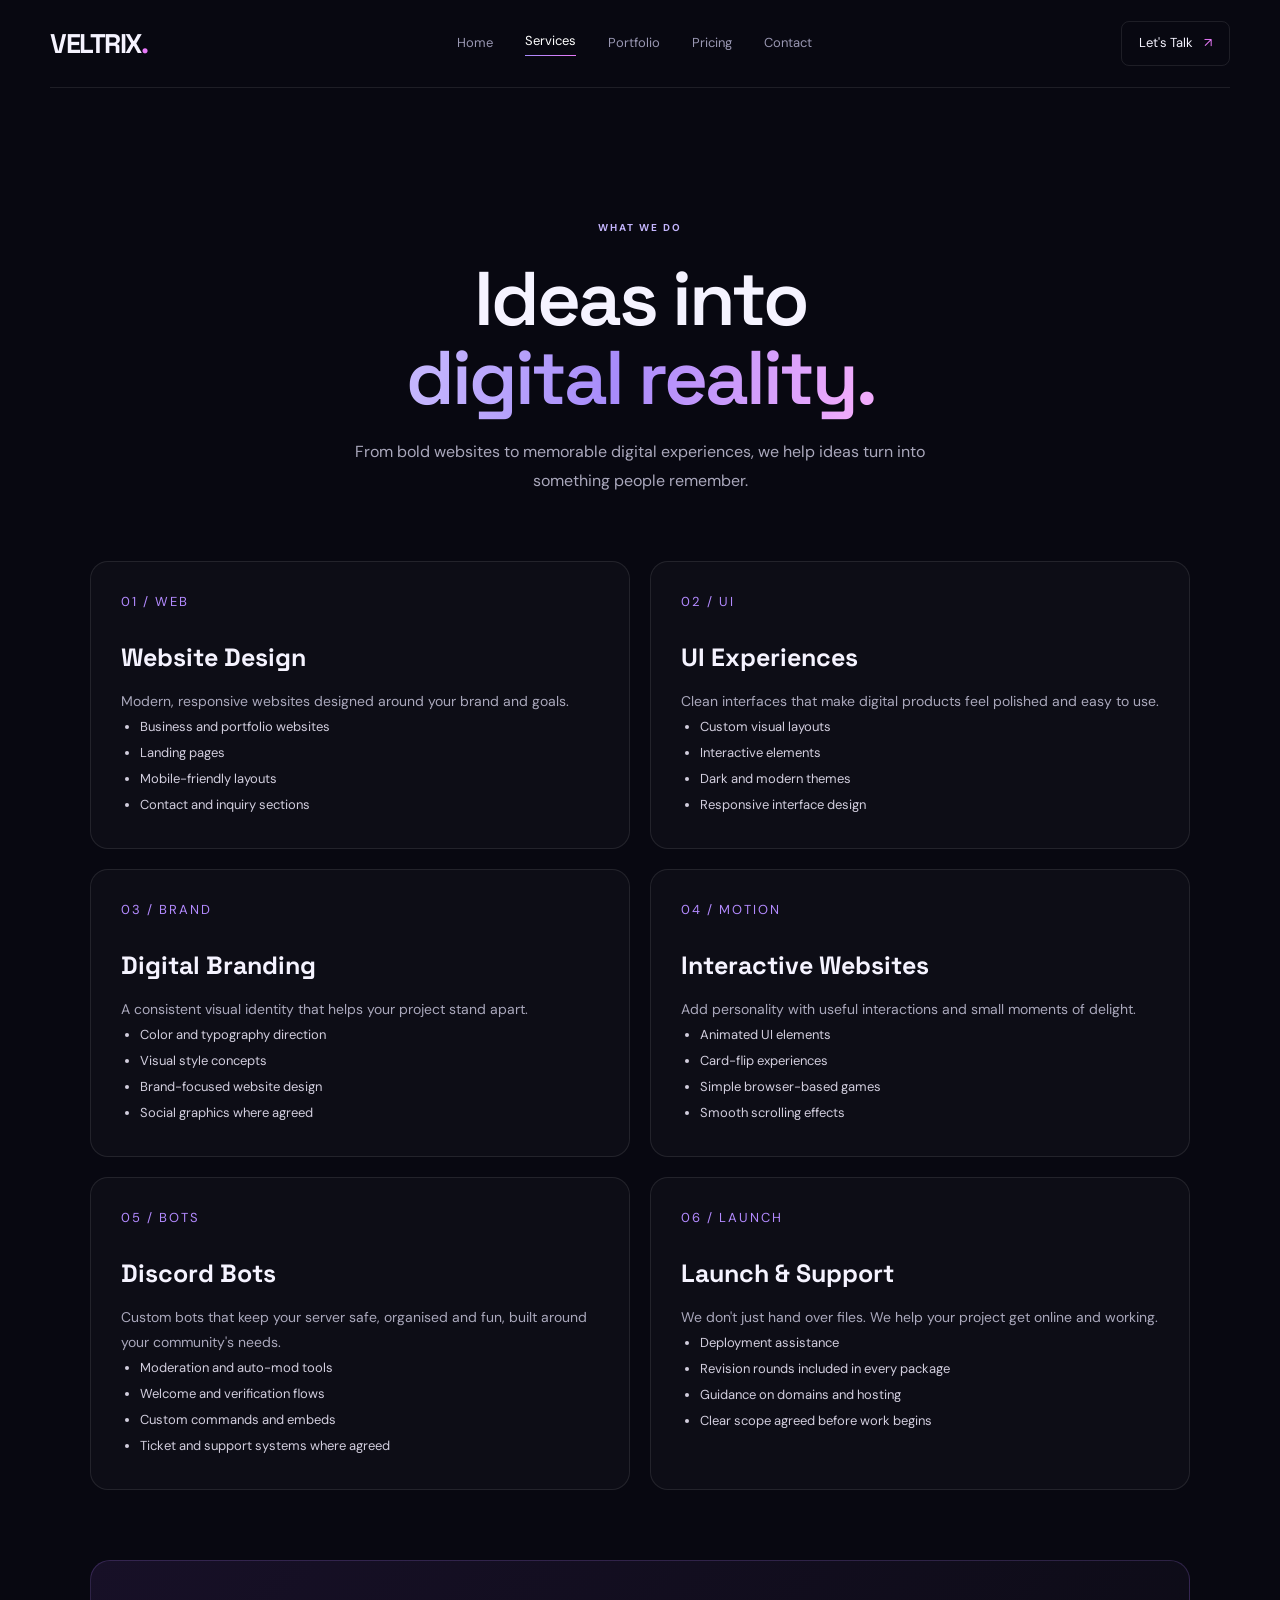
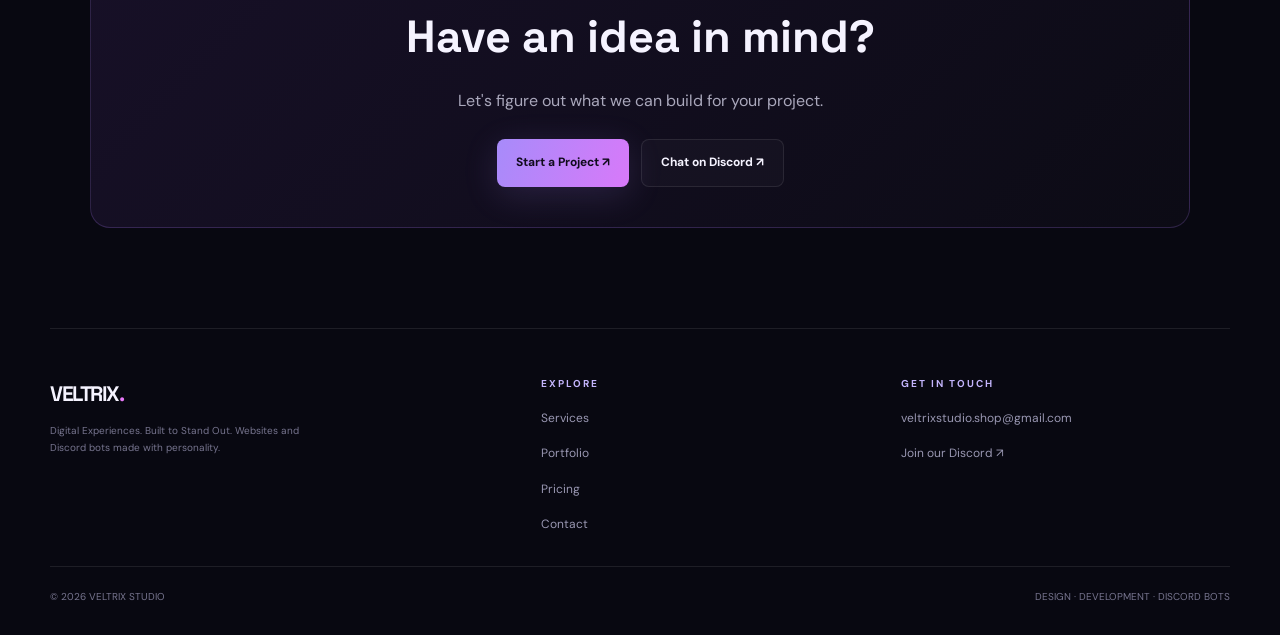
<file: services.html>
<!DOCTYPE html>
<html lang="en">
<head>
  <meta charset="UTF-8">
  <meta name="viewport" content="width=device-width, initial-scale=1.0">
  <meta name="theme-color" content="#080811">
  <title>Services | VELTRIX</title>
  <link rel="icon" href="data:image/svg+xml,%3Csvg xmlns='http://www.w3.org/2000/svg' viewBox='0 0 64 64'%3E%3Crect width='64' height='64' rx='14' fill='%23080811'/%3E%3Ctext x='32' y='46' font-family='Arial' font-weight='700' font-size='42' text-anchor='middle' fill='%23a78bfa'%3EV%3C/text%3E%3C/svg%3E">
  <meta name="description" content="Website design, UI, branding, interactive websites and custom Discord bots by VELTRIX Studio.">
  <link rel="stylesheet" href="style.css">
  <link rel="stylesheet" href="responsive.css">

  <style>
    .services-page {
      width: min(1100px, calc(100% - 48px));
      margin: auto;
      padding: 90px 0;
    }

    .services-hero {
      text-align: center;
      padding: 35px 0 65px;
    }

    .services-hero h1 {
      font-weight: 600;
      font-size: clamp(42px, 8vw, 76px);
      line-height: 1.05;
      letter-spacing: -3px;
      margin: 20px 0;
    }

    .services-hero p {
      color: #aaa8bc;
      max-width: 590px;
      margin: auto;
      line-height: 1.8;
    }

    .service-list {
      display: grid;
      grid-template-columns: repeat(2, minmax(0, 1fr));
      gap: 20px;
    }

    .service-item {
      padding: 30px;
      border: 1px solid rgba(255,255,255,.09);
      border-radius: 18px;
      background: rgba(255,255,255,.025);
      transition: .3s ease;
    }

    .service-item:hover {
      transform: translateY(-5px);
      border-color: rgba(166,105,255,.55);
      background: rgba(145,80,255,.06);
    }

    .service-item .service-number {
      position: static;
      display: block;
      color: #b38aff;
      font-size: 13px;
      letter-spacing: 2px;
    }

    .service-item h2 {
      font-size: 25px;
      margin: 24px 0 12px;
    }

    .service-item p {
      color: #aaa8bc;
      line-height: 1.8;
      font-size: 14px;
    }

    .service-item ul {
      padding-left: 19px;
      color: #d2cede;
      line-height: 2;
      font-size: 13px;
    }

    .service-bottom {
      text-align: center;
      margin-top: 70px;
      padding: 40px 20px;
      border-radius: 20px;
      background: linear-gradient(135deg, #171027, #0c0b15);
      border: 1px solid rgba(177,127,255,.2);
    }

    .service-bottom h2 {
      font-size: clamp(30px, 5vw, 45px);
      margin: 0 0 15px;
    }

    .service-bottom .cta-row { display:flex; gap:12px; justify-content:center; flex-wrap:wrap; }

    .service-bottom p {
      color: #aaa8bc;
      margin-bottom: 25px;
    }

    @media (max-width: 650px) {
      .services-page {
        width: calc(100% - 36px);
        padding: 55px 0;
      }

      .services-hero h1 {
        letter-spacing: -2px;
      }

      .service-list {
        grid-template-columns: 1fr;
      }

      .service-item {
        padding: 24px;
      }
    }
  </style>
</head>

<body>
  <a class="skip-link" href="#main">Skip to content</a>
  <header class="navbar">
    <a class="logo" href="index.html">VELTRIX<span>.</span></a>

    <nav class="nav-links" id="site-nav" aria-label="Main">
      <a href="index.html">Home</a>
      <a href="services.html">Services</a>
      <a href="portfolio.html">Portfolio</a>
      <a href="pricing.html">Pricing</a>
      <a href="contact.html">Contact</a>
    </nav>

    <a class="nav-cta" href="contact.html">Let's Talk <span>↗</span></a>
    <button class="menu-toggle" type="button" aria-label="Toggle menu" aria-expanded="false" aria-controls="site-nav"><span></span></button>
  </header>

  <main id="main" class="services-page">
    <section class="services-hero">
      <span class="eyebrow">WHAT WE DO</span>
      <h1>Ideas into<br><span class="gradient-text">digital reality.</span></h1>
      <p>
        From bold websites to memorable digital experiences,
        we help ideas turn into something people remember.
      </p>
    </section>

    <section class="service-list">
      <article class="service-item">
        <span class="service-number">01 / WEB</span>
        <h2>Website Design</h2>
        <p>Modern, responsive websites designed around your brand and goals.</p>
        <ul>
          <li>Business and portfolio websites</li>
          <li>Landing pages</li>
          <li>Mobile-friendly layouts</li>
          <li>Contact and inquiry sections</li>
        </ul>
      </article>

      <article class="service-item">
        <span class="service-number">02 / UI</span>
        <h2>UI Experiences</h2>
        <p>Clean interfaces that make digital products feel polished and easy to use.</p>
        <ul>
          <li>Custom visual layouts</li>
          <li>Interactive elements</li>
          <li>Dark and modern themes</li>
          <li>Responsive interface design</li>
        </ul>
      </article>

      <article class="service-item">
        <span class="service-number">03 / BRAND</span>
        <h2>Digital Branding</h2>
        <p>A consistent visual identity that helps your project stand apart.</p>
        <ul>
          <li>Color and typography direction</li>
          <li>Visual style concepts</li>
          <li>Brand-focused website design</li>
          <li>Social graphics where agreed</li>
        </ul>
      </article>

      <article class="service-item">
        <span class="service-number">04 / MOTION</span>
        <h2>Interactive Websites</h2>
        <p>Add personality with useful interactions and small moments of delight.</p>
        <ul>
          <li>Animated UI elements</li>
          <li>Card-flip experiences</li>
          <li>Simple browser-based games</li>
          <li>Smooth scrolling effects</li>
        </ul>
      </article>

      <article class="service-item">
        <span class="service-number">05 / BOTS</span>
        <h2>Discord Bots</h2>
        <p>Custom bots that keep your server safe, organised and fun, built around your community's needs.</p>
        <ul>
          <li>Moderation and auto-mod tools</li>
          <li>Welcome and verification flows</li>
          <li>Custom commands and embeds</li>
          <li>Ticket and support systems where agreed</li>
        </ul>
      </article>

      <article class="service-item">
        <span class="service-number">06 / LAUNCH</span>
        <h2>Launch &amp; Support</h2>
        <p>We don't just hand over files. We help your project get online and working.</p>
        <ul>
          <li>Deployment assistance</li>
          <li>Revision rounds included in every package</li>
          <li>Guidance on domains and hosting</li>
          <li>Clear scope agreed before work begins</li>
        </ul>
      </article>
    </section>

    <section class="service-bottom">
      <h2>Have an idea in mind?</h2>
      <p>Let's figure out what we can build for your project.</p>
      <div class="cta-row"><a class="button button-primary" href="contact.html">Start a Project ↗</a> <a class="button button-secondary" href="https://discord.gg/dnRvZYZ9rr" target="_blank" rel="noopener noreferrer">Chat on Discord ↗</a></div>
    </section>
  </main>

  <footer class="footer">
    <div class="f-brand">
      <a class="logo" href="index.html">VELTRIX<span>.</span></a>
      <p>Digital Experiences. Built to Stand Out. Websites and Discord bots made with personality.</p>
    </div>
    <div>
      <h4>EXPLORE</h4>
      <ul>
        <li><a href="services.html">Services</a></li>
        <li><a href="portfolio.html">Portfolio</a></li>
        <li><a href="pricing.html">Pricing</a></li>
        <li><a href="contact.html">Contact</a></li>
      </ul>
    </div>
    <div>
      <h4>GET IN TOUCH</h4>
      <ul>
        <li><a href="mailto:veltrixstudio.shop@gmail.com">veltrixstudio.shop@gmail.com</a></li>
        <li><a href="https://discord.gg/dnRvZYZ9rr" target="_blank" rel="noopener noreferrer">Join our Discord ↗</a></li>
      </ul>
    </div>
    <div class="f-bottom">
      <span>© <span data-year>2026</span> VELTRIX STUDIO</span>
      <span>DESIGN · DEVELOPMENT · DISCORD BOTS</span>
    </div>
  </footer>

  <script src="./script.js"></script>
  <script src="./promo.js"></script>
</body>
</html>
</file>
<file: style.css>
@import url('https://fonts.googleapis.com/css2?family=DM+Sans:wght@400;500;600;700&family=Space+Grotesk:wght@400;500;600;700&display=swap');

:root {
  --bg: #080811;
  --surface: #10101d;
  --surface-light: #151527;
  --text: #f5f3ff;
  --muted: #9997b2;
  --purple: #a78bfa;
  --pink: #e879f9;
  --border: rgba(255,255,255,0.09);
  --container: 1180px;
}

* {
  margin: 0;
  padding: 0;
  box-sizing: border-box;
}

html {
  scroll-behavior: smooth;
  scroll-padding-top: 90px;
}

body {
  background: var(--bg);
  color: var(--text);
  font-family: 'DM Sans', sans-serif;
  overflow-x: hidden;
  line-height: 1.6;
}

a {
  text-decoration: none;
  color: inherit;
}

button, a {
  -webkit-tap-highlight-color: transparent;
}

::selection {
  background: #a78bfa;
  color: #080811;
}

/* BACKGROUND GLOW */

.ambient {
  position: absolute;
  width: 380px;
  height: 380px;
  border-radius: 50%;
  filter: blur(120px);
  opacity: 0.17;
  pointer-events: none;
  z-index: -1;
  animation: glow 8s ease-in-out infinite alternate;
}

.ambient-one {
  top: 100px;
  left: -180px;
  background: #7138ff;
}

.ambient-two {
  top: 350px;
  right: -200px;
  background: #db38ff;
  animation-delay: -4s;
}

@keyframes glow {
  from { transform: translateY(-20px) scale(0.9); }
  to { transform: translateY(35px) scale(1.15); }
}

/* NAVIGATION */

.navbar {
  width: min(var(--container), calc(100% - 64px));
  height: 88px;
  margin: auto;
  display: flex;
  align-items: center;
  justify-content: space-between;
  gap: 24px;
  border-bottom: 1px solid var(--border);
  position: relative;
  z-index: 5;
}

.logo {
  font-family: 'Space Grotesk', sans-serif;
  font-size: 27px;
  font-weight: 700;
  letter-spacing: -1.5px;
}

.logo span {
  color: var(--pink);
}

.nav-links {
  display: flex;
  align-items: center;
  gap: 32px;
}

.nav-links a {
  color: var(--muted);
  font-size: 13px;
  transition: color 0.25s ease;
}

.nav-links a:hover {
  color: white;
}

.nav-cta {
  border: 1px solid var(--border);
  padding: 11px 17px;
  border-radius: 8px;
  font-size: 13px;
  transition: 0.3s ease;
}

.nav-cta span {
  color: var(--pink);
  margin-left: 8px;
}

.nav-cta:hover {
  background: rgba(167,139,250,0.1);
  border-color: var(--purple);
}

/* HERO */

.hero {
  width: min(var(--container), calc(100% - 64px));
  min-height: 660px;
  margin: auto;
  display: grid;
  grid-template-columns: 1.05fr 0.95fr;
  align-items: center;
  gap: 35px;
  padding: 75px 0 95px;
}

/* VELTRIX HERO BACKGROUND */

.hero {
  position: relative;
  isolation: isolate;
}

.hero::before {
  content: "";
  position: absolute;
  inset: 0;
  z-index: -1;
  background:
    linear-gradient(
      90deg,
      rgba(8, 8, 17, 0.96) 0%,
      rgba(8, 8, 17, 0.82) 48%,
      rgba(8, 8, 17, 0.58) 100%
    ),
    linear-gradient(
      0deg,
      #080811 0%,
      transparent 35%,
      rgba(8, 8, 17, 0.25) 100%
    ),
    url("bg.jpg");

  background-size: cover;
  background-position: center;
  background-repeat: no-repeat;
  border-radius: 18px;
  pointer-events: none;
}

.hero-content {
  animation: rise 0.8s ease both;
}

@keyframes rise {
  from { opacity: 0; transform: translateY(25px); }
  to { opacity: 1; transform: translateY(0); }
}

.eyebrow {
  display: inline-flex;
  align-items: center;
  gap: 10px;
  color: #c4b5fd;
  font-size: 10px;
  font-weight: 700;
  letter-spacing: 2px;
}

.status-dot {
  width: 7px;
  height: 7px;
  background: #a78bfa;
  border-radius: 50%;
  box-shadow: 0 0 12px #a78bfa;
  flex-shrink: 0;
}

.hero h1,
.section-heading h2,
.closing-cta h2 {
  font-family: 'Space Grotesk', sans-serif;
  font-weight: 600;
  letter-spacing: -3px;
  line-height: 1.08;
}

.hero h1 {
  font-size: clamp(43px, 5.3vw, 69px);
  margin: 27px 0 22px;
}

.gradient-text {
  background: linear-gradient(100deg, #c4b5fd 5%, #a78bfa 45%, #f0abfc 95%);
  -webkit-background-clip: text;
  background-clip: text;
  color: transparent;
}

.hero-description {
  max-width: 420px;
  color: var(--muted);
  font-size: 15px;
  line-height: 1.9;
}

.hero-actions {
  display: flex;
  flex-wrap: wrap;
  gap: 12px;
  margin-top: 32px;
}

.button {
  min-height: 48px;
  padding: 13px 19px;
  border-radius: 8px;
  display: inline-flex;
  align-items: center;
  justify-content: center;
  gap: 15px;
  font-size: 12px;
  font-weight: 700;
  transition: transform 0.25s, box-shadow 0.25s, border-color 0.25s;
}

.button:hover {
  transform: translateY(-3px);
}

.button-primary {
  background: linear-gradient(110deg, #a78bfa, #d879f9);
  color: #100b1c;
  box-shadow: 0 8px 35px rgba(167,139,250,0.16);
}

.button-primary:hover {
  box-shadow: 0 10px 40px rgba(167,139,250,0.3);
}

.button-secondary {
  border: 1px solid var(--border);
  background: rgba(255,255,255,0.025);
}

.button-secondary:hover {
  border-color: var(--purple);
}

.hero-note {
  margin-top: 48px;
  display: flex;
  align-items: center;
  gap: 12px;
  color: #77758f;
  font-size: 9px;
  letter-spacing: 1.5px;
  font-weight: 600;
}

.note-line {
  width: 30px;
  height: 1px;
  background: var(--purple);
}

/* HERO VISUAL */

.visual-wrap {
  min-height: 410px;
  display: flex;
  align-items: center;
  justify-content: center;
  position: relative;
  animation: rise 1s ease both;
}

.visual-card {
  width: 100%;
  max-width: 420px;
  min-height: 365px;
  background: linear-gradient(145deg, rgba(27,25,48,0.96), rgba(12,12,25,0.96));
  border: 1px solid rgba(196,181,253,0.2);
  border-radius: 18px;
  padding: 20px;
  position: relative;
  z-index: 2;
  box-shadow: 0 30px 100px rgba(0,0,0,0.4), 0 0 65px rgba(139,92,246,0.08);
  transform: rotate(-2deg);
  transition: transform 0.4s ease;
}

.visual-card:hover {
  transform: rotate(0deg) translateY(-5px);
}

.card-top {
  display: flex;
  justify-content: space-between;
  align-items: center;
  gap: 10px;
  color: #8885a4;
  font-size: 8px;
  letter-spacing: 1px;
}

.window-dots {
  display: flex;
  gap: 5px;
}

.window-dots i {
  width: 6px;
  height: 6px;
  background: #8b5cf6;
  border-radius: 50%;
}

.window-dots i:nth-child(2) {
  background: #d879f9;
}

.window-dots i:nth-child(3) {
  background: #5b567b;
}

.visual-art {
  height: 235px;
  display: flex;
  align-items: center;
  justify-content: center;
  position: relative;
  overflow: hidden;
}

.art-ring {
  width: 185px;
  height: 185px;
  border: 1px solid rgba(196,181,253,0.5);
  border-radius: 50%;
  position: absolute;
  box-shadow: 0 0 45px rgba(167,139,250,0.13), inset 0 0 40px rgba(167,139,250,0.08);
  animation: rotate 18s linear infinite;
}

.art-ring::before,
.art-ring::after {
  content: "";
  position: absolute;
  border: 1px solid rgba(232,121,249,0.45);
  border-radius: 50%;
  inset: 15px -12px;
  transform: rotate(55deg);
}

.art-ring::after {
  inset: -12px 15px;
  transform: rotate(-40deg);
}

@keyframes rotate {
  to { transform: rotate(360deg); }
}

.art-core {
  font-family: 'Space Grotesk', sans-serif;
  font-size: 105px;
  font-weight: 700;
  line-height: 1;
  background: linear-gradient(135deg, #fff, #c4b5fd 45%, #a855f7);
  -webkit-background-clip: text;
  background-clip: text;
  color: transparent;
  filter: drop-shadow(0 0 25px rgba(167,139,250,0.3));
  z-index: 1;
}

.art-caption {
  position: absolute;
  bottom: 8px;
  font-size: 9px;
  letter-spacing: 3px;
  color: #b8b3d2;
}

.art-caption span {
  color: var(--pink);
  margin-left: 4px;
}

.card-bottom {
  padding-top: 15px;
  border-top: 1px solid var(--border);
  display: flex;
  align-items: center;
  justify-content: space-between;
  gap: 12px;
}

.card-bottom div {
  display: grid;
  gap: 3px;
}

.mini-label {
  font-size: 8px;
  color: #8885a4;
  letter-spacing: 1.5px;
}

.card-bottom strong {
  font-size: 12px;
  font-weight: 600;
}

.card-index {
  font-size: 10px;
  color: #aaa4c7;
}

.orbit {
  position: absolute;
  border: 1px solid rgba(167,139,250,0.12);
  border-radius: 50%;
  width: 470px;
  height: 470px;
}

.orbit-two {
  width: 530px;
  height: 530px;
  border-color: rgba(232,121,249,0.08);
}

.floating-tag {
  position: absolute;
  z-index: 3;
  padding: 12px 15px;
  border-radius: 9px;
  border: 1px solid var(--border);
  background: rgba(17,16,31,0.93);
  backdrop-filter: blur(12px);
  font-size: 10px;
  color: #d5d0e8;
  box-shadow: 0 10px 40px rgba(0,0,0,0.2);
}

.tag-top {
  top: 48px;
  right: -2px;
}

.tag-bottom {
  bottom: 43px;
  left: -15px;
  display: flex;
  align-items: center;
  gap: 9px;
}

.tag-bottom .status-dot {
  width: 6px;
  height: 6px;
}

/* INTRO STRIP */

.intro-strip {
  border-top: 1px solid var(--border);
  border-bottom: 1px solid var(--border);
  min-height: 75px;
  padding: 20px 24px;
  display: flex;
  align-items: center;
  justify-content: center;
  gap: 35px;
  flex-wrap: wrap;
  color: #aaa5c3;
  font-size: 10px;
  letter-spacing: 2px;
  text-align: center;
}

.strip-symbol {
  color: var(--pink);
  font-size: 19px;
}

/* SERVICES */

.services-preview {
  width: min(var(--container), calc(100% - 64px));
  margin: auto;
  padding: 115px 0;
}

.section-heading {
  margin-bottom: 45px;
}

.section-heading h2,
.closing-cta h2 {
  font-size: clamp(42px, 5vw, 58px);
  margin: 17px 0;
}

.section-heading > p {
  color: var(--muted);
  font-size: 14px;
}

.service-grid {
  display: grid;
  grid-template-columns: repeat(3, minmax(0, 1fr));
  gap: 18px;
}

.service-card {
  min-height: 255px;
  padding: 25px;
  background: linear-gradient(145deg, rgba(21,21,39,0.88), rgba(13,13,25,0.9));
  border: 1px solid var(--border);
  border-radius: 13px;
  position: relative;
  transition: transform 0.3s ease, border-color 0.3s ease, background 0.3s ease;
}

.service-card:hover {
  transform: translateY(-6px);
  border-color: rgba(167,139,250,0.45);
  background: linear-gradient(145deg, #19172e, #10101d);
}

.service-number {
  position: absolute;
  right: 22px;
  top: 22px;
  color: #66617e;
  font-size: 10px;
}

.service-icon {
  width: 42px;
  height: 42px;
  border-radius: 10px;
  display: grid;
  place-items: center;
  font-size: 23px;
  color: #c4b5fd;
  background: rgba(167,139,250,0.1);
  border: 1px solid rgba(167,139,250,0.15);
}

.service-card h3 {
  font-family: 'Space Grotesk', sans-serif;
  font-size: 18px;
  margin: 25px 0 10px;
}

.service-card p {
  color: var(--muted);
  font-size: 12px;
  line-height: 1.8;
  margin-bottom: 22px;
}

.service-card > a {
  font-size: 11px;
  color: #c4b5fd;
  font-weight: 600;
}

.service-card > a:hover {
  color: white;
}

/* CLOSING CTA */

.closing-cta {
  width: min(var(--container), calc(100% - 64px));
  margin: 0 auto 100px;
  padding: 75px 24px;
  text-align: center;
  border: 1px solid rgba(167,139,250,0.15);
  border-radius: 18px;
  background: radial-gradient(ellipse at 50% 100%, rgba(124,58,237,0.13), transparent 65%), #0c0b18;
}

.closing-cta h2 {
  margin-bottom: 28px;
}

.closing-cta .eyebrow {
  justify-content: center;
}

/* FOOTER */

.footer {
  width: min(var(--container), calc(100% - 64px));
  margin: auto;
  padding: 28px 0;
  border-top: 1px solid var(--border);
  display: flex;
  justify-content: space-between;
  align-items: center;
  gap: 18px;
  flex-wrap: wrap;
}

.footer .logo {
  font-size: 21px;
}

.footer p,
.footer > span {
  font-size: 10px;
  color: #77758f;
}

/* ACCESSIBILITY */

@media (prefers-reduced-motion: reduce) {
  *, *::before, *::after {
    scroll-behavior: auto !important;
    animation-duration: 0.01ms !important;
    animation-iteration-count: 1 !important;
    transition-duration: 0.01ms !important;
  }
}

/* =====================================================
   VELTRIX ADDITIONS
   ===================================================== */

h1, h2, h3 { font-family: 'Space Grotesk', sans-serif; }

.skip-link {
  position: absolute; left: 12px; top: -60px; z-index: 50;
  background: var(--purple); color: #100b1c; padding: 10px 14px; border-radius: 8px; font-size: 13px; font-weight: 700;
}
.skip-link:focus { top: 12px; }

:focus-visible { outline: 2px solid var(--purple); outline-offset: 3px; border-radius: 6px; }

/* scroll reveal */
.reveal { opacity: 0; transform: translateY(26px); transition: opacity .7s ease, transform .7s ease, border-color .3s ease, background .3s ease; }
.reveal.is-visible { opacity: 1; transform: none; }
.reveal.is-visible.service-card:hover,
.reveal.is-visible.step-card:hover { transform: translateY(-6px); }

/* nav extras */
.nav-links a.active { color: #fff; }
.nav-links a.active::after { content: ""; display: block; height: 1px; margin-top: 3px; background: linear-gradient(90deg, var(--purple), var(--pink)); }
.menu-toggle {
  display: none; width: 42px; height: 42px; border-radius: 8px; border: 1px solid var(--border);
  background: rgba(255,255,255,.03); cursor: pointer; padding: 0; flex-shrink: 0; position: relative;
}
.menu-toggle span, .menu-toggle span::before, .menu-toggle span::after {
  content: ""; position: absolute; left: 12px; right: 12px; height: 2px; background: #e7e2ff; border-radius: 2px; transition: .25s;
}
.menu-toggle span { top: 20px; }
.menu-toggle span::before { left: 0; right: 0; top: -6px; }
.menu-toggle span::after { left: 0; right: 0; top: 6px; }
.menu-toggle[aria-expanded="true"] span { background: transparent; }
.menu-toggle[aria-expanded="true"] span::before { top: 0; transform: rotate(45deg); }
.menu-toggle[aria-expanded="true"] span::after { top: 0; transform: rotate(-45deg); }

/* generic section wrapper */
.section {
  width: min(var(--container), calc(100% - 64px));
  margin: auto;
  padding: 40px 0 100px;
}
.section-heading.center { text-align: center; }
.section-heading.center .eyebrow { justify-content: center; }

/* service grid with 6 cards */
.service-card h3 { font-size: 18px; }

/* PROCESS */
.process-grid { display: grid; grid-template-columns: repeat(4, minmax(0,1fr)); gap: 18px; counter-reset: step; }
.step-card {
  padding: 26px 22px; border: 1px solid var(--border); border-radius: 13px;
  background: linear-gradient(160deg, rgba(21,21,39,.7), rgba(11,11,22,.9)); position: relative;
}
.step-card::before {
  counter-increment: step; content: "0" counter(step);
  font: 600 34px 'Space Grotesk', sans-serif; letter-spacing: -1px;
  background: linear-gradient(110deg, #c4b5fd, #f0abfc); -webkit-background-clip: text; background-clip: text; color: transparent;
}
.step-card h3 { font-size: 17px; margin: 14px 0 8px; }
.step-card p { color: var(--muted); font-size: 12px; line-height: 1.8; }

/* WORK TEASER */
.work-grid { display: grid; grid-template-columns: repeat(2, minmax(0,1fr)); gap: 18px; }
.work-card {
  display: block; padding: 28px; border-radius: 15px; border: 1px solid var(--border); min-height: 210px; position: relative; overflow: hidden;
  background: radial-gradient(ellipse at 20% 0%, rgba(167,139,250,.2), transparent 60%), #0e0e1c;
  transition: transform .3s, border-color .3s;
}
.work-card:hover { transform: translateY(-5px); border-color: rgba(167,139,250,.5); }
.work-card small { color: #c4b5fd; font-size: 10px; letter-spacing: 2px; font-weight: 700; }
.work-card h3 { font-size: clamp(24px, 3vw, 32px); letter-spacing: -1px; line-height: 1.1; margin: 16px 0 10px; }
.work-card p { color: var(--muted); font-size: 13px; max-width: 360px; }
.work-card .arrow { position: absolute; right: 22px; bottom: 20px; color: var(--pink); font-size: 20px; transition: transform .3s; }
.work-card:hover .arrow { transform: translate(4px,-4px); }

/* DISCORD BAND */
.discord-band {
  width: min(var(--container), calc(100% - 64px)); margin: 0 auto 100px; padding: 38px 40px;
  border: 1px solid rgba(167,139,250,.18); border-radius: 18px;
  background: linear-gradient(120deg, rgba(113,56,255,.14), rgba(219,56,255,.06)), #0c0b18;
  display: flex; align-items: center; justify-content: space-between; gap: 28px; flex-wrap: wrap;
}
.discord-band h2 { font-size: clamp(26px, 3.4vw, 36px); letter-spacing: -1.5px; line-height: 1.15; margin: 12px 0 8px; }
.discord-band p { color: var(--muted); font-size: 14px; max-width: 520px; }

.closing-cta .cta-row { display: flex; gap: 12px; justify-content: center; flex-wrap: wrap; }

/* FOOTER (rich) */
.footer {
  display: grid; grid-template-columns: 1.4fr 1fr 1fr; align-items: start; gap: 30px; padding: 48px 0 30px; margin-top: 10px;
}
.footer .f-brand p { margin-top: 12px; max-width: 280px; line-height: 1.7; }
.footer h4 { font: 700 10px 'DM Sans', sans-serif; letter-spacing: 2px; color: #c4b5fd; margin-bottom: 14px; }
.footer ul { list-style: none; display: grid; gap: 10px; }
.footer ul a { font-size: 12px; color: var(--muted); transition: color .25s; word-break: break-word; }
.footer ul a:hover { color: #fff; }
.footer .f-bottom {
  grid-column: 1 / -1; padding-top: 22px; border-top: 1px solid var(--border);
  display: flex; justify-content: space-between; gap: 12px; flex-wrap: wrap; font-size: 10px; color: #77758f;
}

/* BUTTON variant */
.button-discord { background: #5865f2; color: #fff; box-shadow: 0 8px 35px rgba(88,101,242,.22); }
.button-discord:hover { box-shadow: 0 10px 40px rgba(88,101,242,.4); }

/* CONTACT PAGE */
.contact-page { width: min(1100px, calc(100% - 64px)); margin: auto; padding: 85px 0 100px; }
.contact-hero { max-width: 700px; margin-bottom: 50px; }
.contact-hero h1 { font-size: clamp(42px, 8vw, 68px); line-height: 1.08; letter-spacing: -2.5px; margin: 22px 0; font-weight: 600; }
.contact-hero p { color: var(--muted); line-height: 1.9; font-size: 14px; }
.contact-layout { display: grid; grid-template-columns: .9fr 1.1fr; gap: 22px; align-items: start; }
.contact-side { display: grid; gap: 16px; }
.contact-card {
  display: block; padding: 24px; border-radius: 14px; border: 1px solid var(--border);
  background: linear-gradient(145deg, rgba(21,21,39,.9), rgba(13,13,25,.92)); transition: transform .3s, border-color .3s;
}
a.contact-card:hover { transform: translateY(-4px); border-color: rgba(167,139,250,.5); }
.contact-card .label { color: #c4b5fd; font-size: 10px; letter-spacing: 2px; font-weight: 700; display: block; margin-bottom: 12px; }
.contact-card strong { display: block; font: 600 18px 'Space Grotesk', sans-serif; word-break: break-word; }
.contact-card p { color: var(--muted); font-size: 12px; margin-top: 8px; line-height: 1.7; }
.contact-card .row { display: flex; align-items: center; justify-content: space-between; gap: 12px; flex-wrap: wrap; }
.copy-btn {
  border: 1px solid var(--border); background: rgba(255,255,255,.03); color: var(--text); font: 700 11px 'DM Sans', sans-serif;
  padding: 8px 12px; border-radius: 7px; cursor: pointer; transition: .25s;
}
.copy-btn:hover { border-color: var(--purple); background: rgba(167,139,250,.1); }
.contact-points { list-style: none; display: grid; gap: 10px; margin-top: 4px; }
.contact-points li { color: #aaa7bf; font-size: 12px; display: flex; gap: 9px; }
.contact-points li::before { content: "✓"; color: #c4b5fd; font-weight: 700; }

.contact-form {
  padding: 30px; border-radius: 16px; border: 1px solid rgba(167,139,250,.22);
  background: radial-gradient(ellipse at 50% 0%, rgba(124,58,237,.12), transparent 65%), #0e0d1b;
}
.contact-form h2 { font-size: 24px; letter-spacing: -1px; margin-bottom: 6px; }
.contact-form > p { color: var(--muted); font-size: 12px; margin-bottom: 22px; }
.field { display: grid; gap: 7px; margin-bottom: 16px; }
.field-row { display: grid; grid-template-columns: 1fr 1fr; gap: 14px; }
.field label { font-size: 11px; font-weight: 700; color: #d8d3e8; letter-spacing: .5px; }
.field input, .field select, .field textarea {
  width: 100%; background: rgba(255,255,255,.035); border: 1px solid var(--border); border-radius: 8px;
  padding: 13px 14px; color: var(--text); font: 400 14px 'DM Sans', sans-serif; transition: border-color .25s, background .25s;
}
.field select option { background: #10101d; color: #f5f3ff; }
.field textarea { min-height: 130px; resize: vertical; }
.field input::placeholder, .field textarea::placeholder { color: #66647e; }
.field input:focus, .field select:focus, .field textarea:focus { outline: none; border-color: var(--purple); background: rgba(167,139,250,.06); }
.contact-form .button { width: 100%; border: 0; cursor: pointer; font-family: 'DM Sans', sans-serif; }
.form-hint { margin-top: 14px; font-size: 11px; color: #77758f; line-height: 1.7; text-align: center; }
.form-status { margin-top: 14px; font-size: 12px; color: #c4b5fd; text-align: center; min-height: 18px; }

/* PRICING custom banner */
.custom-banner {
  margin-top: 28px; padding: 28px 30px; border-radius: 15px; border: 1px dashed rgba(167,139,250,.4);
  background: rgba(167,139,250,.05); display: flex; align-items: center; justify-content: space-between; gap: 22px; flex-wrap: wrap;
}
.custom-banner h2 { font-size: 22px; letter-spacing: -.5px; margin-bottom: 6px; }
.custom-banner p { color: var(--muted); font-size: 13px; max-width: 560px; line-height: 1.8; }

/* PORTFOLIO next card */
.project-card.next-card { border-style: dashed; border-color: rgba(167,139,250,.35); background: rgba(167,139,250,.04); display: flex; flex-direction: column; }
.project-card.next-card .project-art { flex: 1; border-bottom: 0; background: radial-gradient(ellipse at 50% 100%, rgba(232,121,249,.14), transparent 65%); }

@media (max-width: 900px) {
  .process-grid { grid-template-columns: repeat(2, minmax(0,1fr)); }
  .contact-layout { grid-template-columns: 1fr; }
  .footer { grid-template-columns: 1fr 1fr; }
  .footer .f-brand { grid-column: 1 / -1; }
}

/* prevent glow/orbit decorations from causing sideways scroll */
html { overflow-x: hidden; }
body { position: relative; overflow-x: clip; max-width: 100%; }
.visual-wrap { max-width: 100%; }
@media (max-width: 700px) { .visual-wrap { overflow: hidden; margin: 0; } }
</file>
<file: responsive.css>
/* VELTRIX MOBILE FIX */

@media (max-width: 700px) {
  .navbar {
    width: calc(100% - 36px);
    height: 70px;
    gap: 12px;
  }

  .logo {
    font-size: 23px;
  }

  .menu-toggle {
    display: block;
    margin-left: auto;
  }

  .nav-links {
    display: none;
    position: absolute;
    top: 76px;
    left: 0;
    right: 0;
    flex-direction: column;
    align-items: stretch;
    gap: 0;
    padding: 8px;
    background: rgba(14, 13, 27, 0.97);
    backdrop-filter: blur(14px);
    border: 1px solid rgba(167,139,250,0.22);
    border-radius: 14px;
    box-shadow: 0 25px 70px rgba(0,0,0,0.5);
  }

  .navbar .nav-links.open {
    display: flex;
  }

  .nav-links a {
    padding: 14px 16px;
    font-size: 15px;
    border-radius: 8px;
  }

  .nav-links a:hover,
  .nav-links a.active {
    background: rgba(167,139,250,0.1);
  }

  .nav-links a.active::after {
    display: none;
  }

  .nav-cta {
    padding: 9px 12px;
    font-size: 12px;
  }

  .hero {
    width: calc(100% - 36px);
    min-height: auto;
    grid-template-columns: 1fr;
    gap: 45px;
    padding: 65px 0;
  }

  .hero h1 {
    font-size: clamp(43px, 11vw, 58px);
    letter-spacing: -2px;
  }

  .hero-description {
    font-size: 14px;
  }

  .hero-note {
    font-size: 8px;
    letter-spacing: 1px;
    margin-top: 32px;
  }

  .visual-wrap {
    min-height: 350px;
    margin: 0 8px;
  }

  .visual-card {
    min-height: 320px;
    padding: 16px;
  }

  .visual-art {
    height: 205px;
  }

  .art-ring {
    width: 155px;
    height: 155px;
  }

  .art-core {
    font-size: 85px;
  }

  .orbit {
    width: 340px;
    height: 340px;
  }

  .orbit-two {
    width: 380px;
    height: 380px;
  }

  .tag-top {
    right: -5px;
    top: 15px;
  }

  .tag-bottom {
    left: -5px;
    bottom: 15px;
  }

  .intro-strip {
    gap: 12px;
    font-size: 8px;
    letter-spacing: 1px;
  }

  .services-preview {
    width: calc(100% - 36px);
    padding: 75px 0;
  }

  .section-heading h2,
  .closing-cta h2 {
    font-size: 44px;
    letter-spacing: -2px;
  }

  .service-grid {
    grid-template-columns: 1fr;
    gap: 14px;
  }

  .service-card {
    min-height: auto;
    padding: 23px;
  }

  .service-card h3 {
    margin-top: 20px;
  }

  .service-card p {
    margin-bottom: 16px;
  }

  .closing-cta {
    width: calc(100% - 36px);
    padding: 55px 18px;
    margin-bottom: 65px;
  }

  .footer {
    width: calc(100% - 36px);
    grid-template-columns: 1fr 1fr;
    gap: 26px 18px;
    padding-top: 38px;
  }

  .footer .f-bottom {
    flex-direction: column;
    text-align: left;
  }

  .section,
  .contact-page,
  .discord-band {
    width: calc(100% - 36px);
  }

  .section {
    padding-bottom: 70px;
  }

  .contact-page {
    padding: 60px 0 70px;
  }

  .contact-form {
    padding: 22px 18px;
  }

  .field-row {
    grid-template-columns: 1fr;
    gap: 0;
  }

  .process-grid,
  .work-grid {
    grid-template-columns: 1fr;
    gap: 14px;
  }

  .discord-band {
    padding: 28px 22px;
    margin-bottom: 65px;
  }

  .discord-band .button {
    width: 100%;
  }
}

@media (max-width: 360px) {
  .hero h1 {
    font-size: 40px;
  }

  .hero-actions {
    flex-direction: column;
    align-items: stretch;
  }

  .button {
    width: 100%;
  }

  .card-top {
    font-size: 7px;
  }
}

@media (max-width: 700px) {
  .hero::before {
    background-position: center top;
    background-image:
      linear-gradient(
        180deg,
        rgba(8, 8, 17, 0.78),
        rgba(8, 8, 17, 0.94)
      ),
      url("bg.jpg");
    border-radius: 14px;
  }
}
</file>
